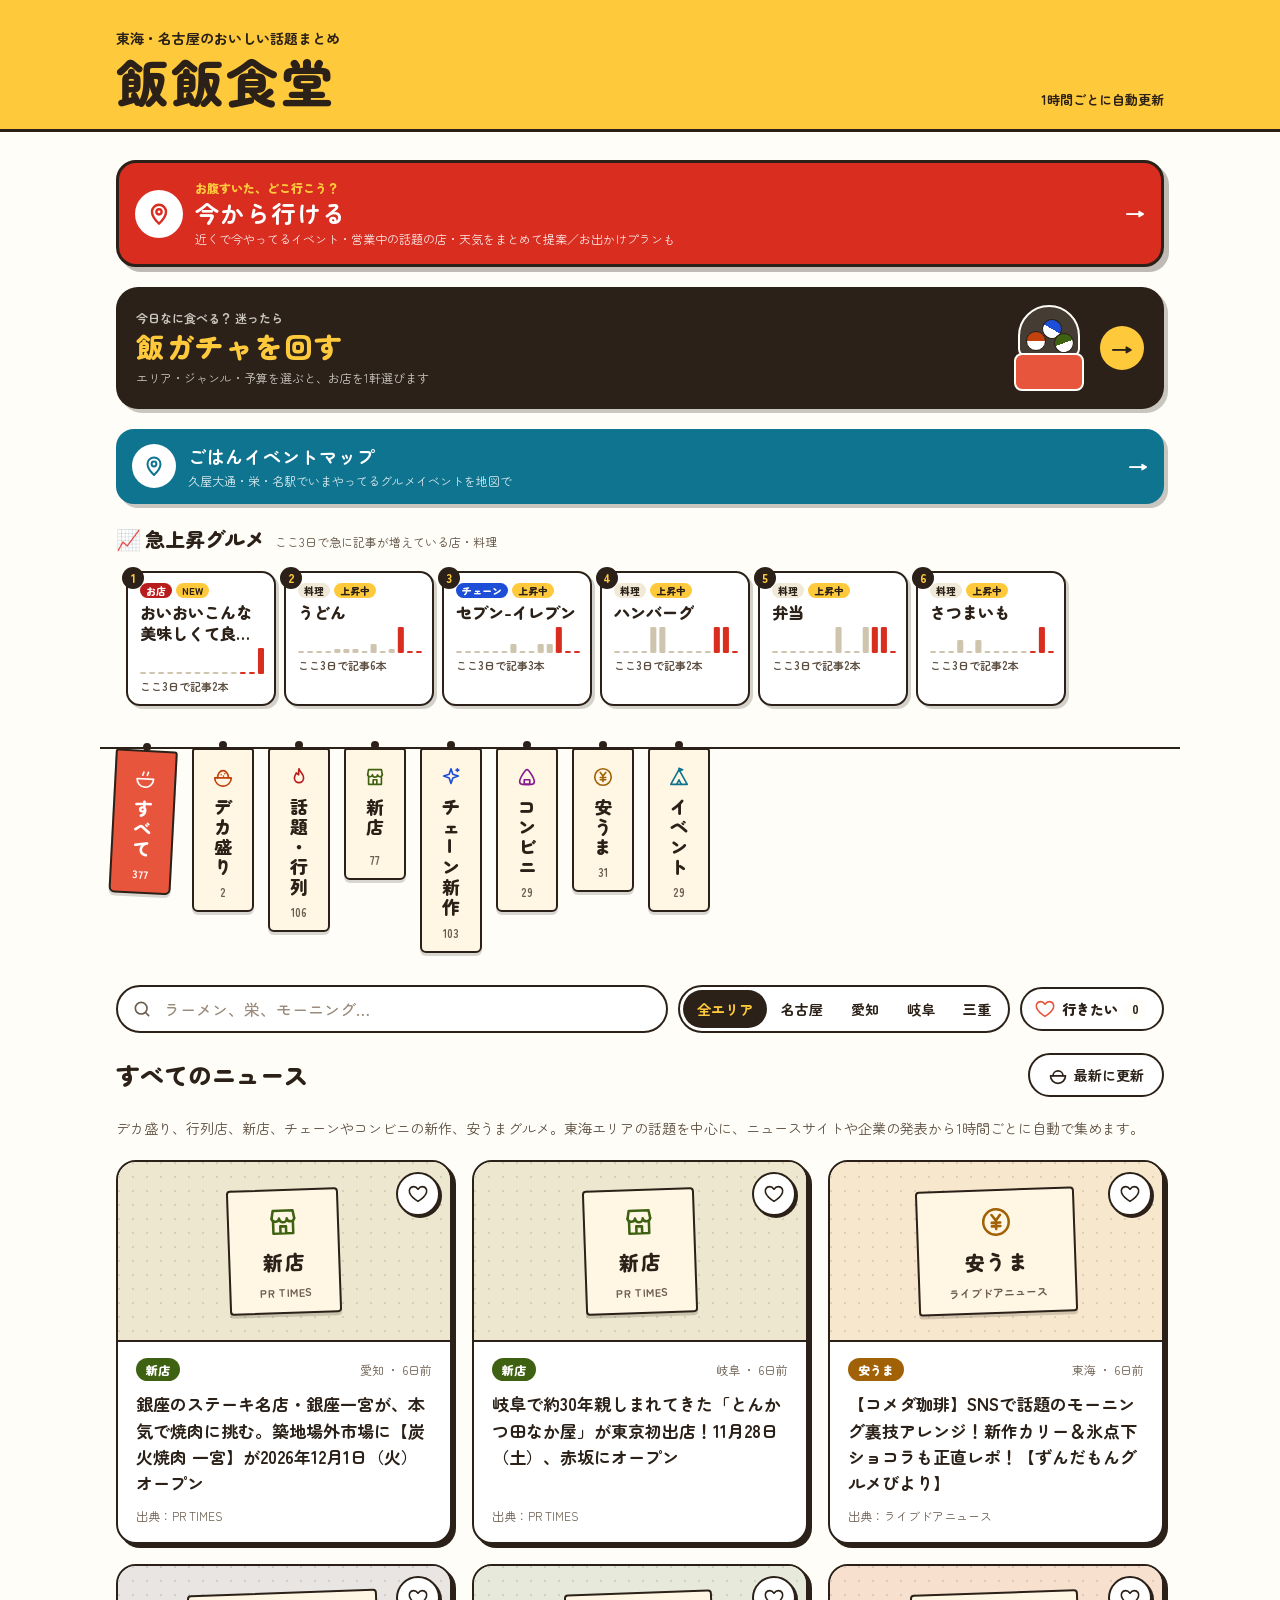
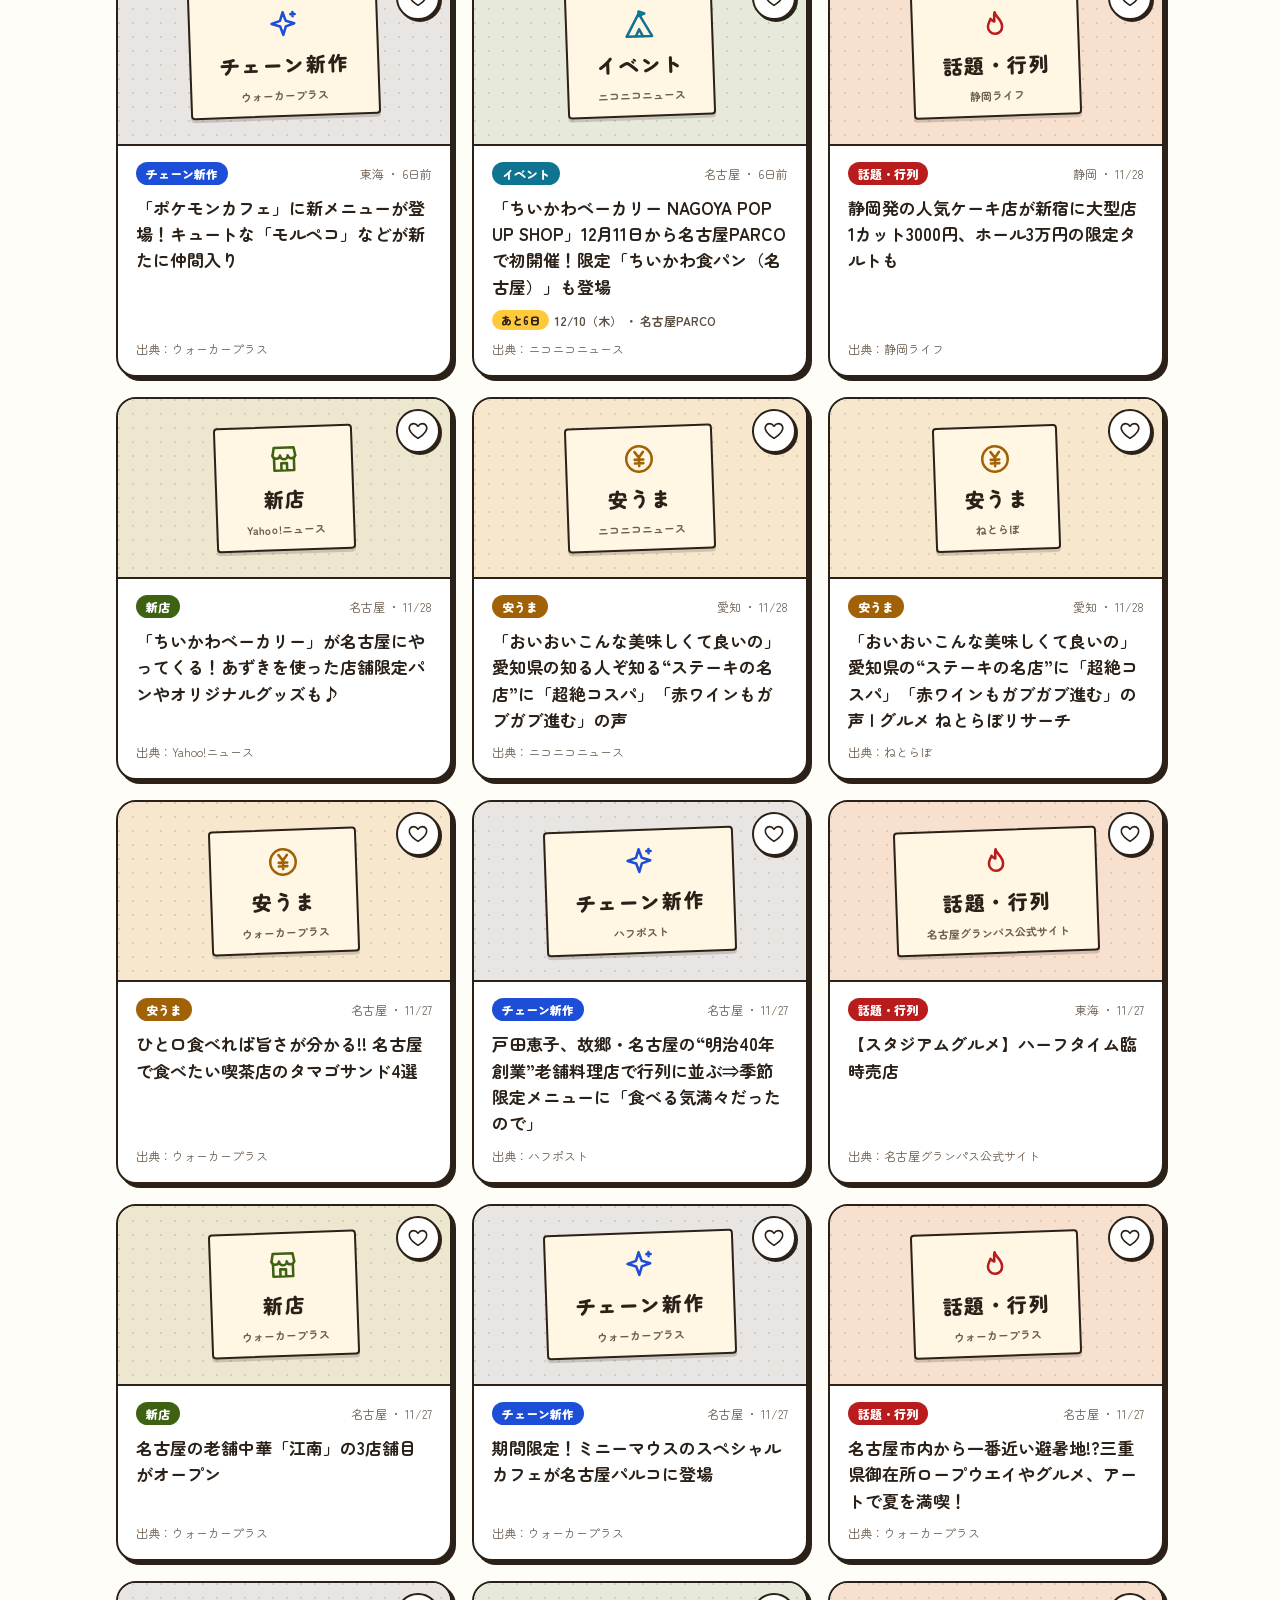
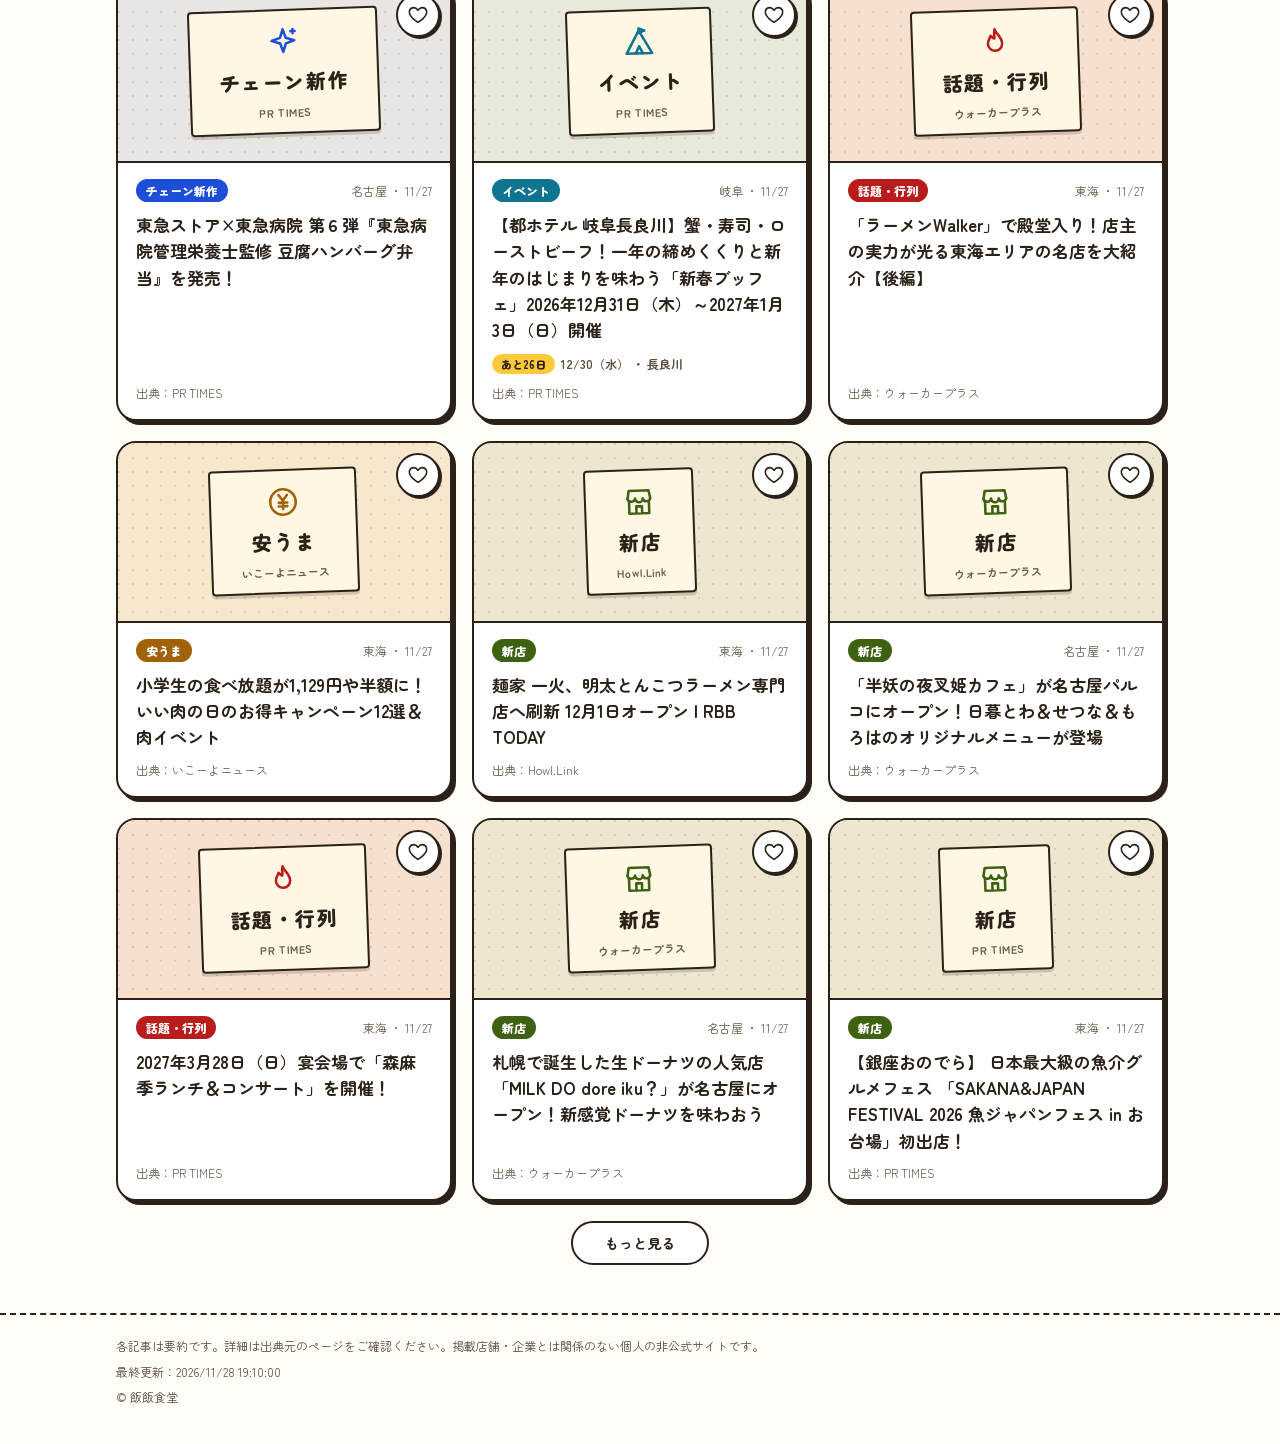
<file: index.html>
<!doctype html>
<html lang="ja">
<head>
<meta charset="utf-8">
<meta name="viewport" content="width=device-width, initial-scale=1, viewport-fit=cover">
<title>飯飯食堂｜東海・名古屋のおいしい話題まとめ</title>
<meta name="description" content="デカ盛り、行列店、新店、チェーンやコンビニの新作、安うまグルメ。東海・名古屋のグルメニュースを1時間ごとに自動でまとめる非公式サイト">
<meta name="theme-color" content="#FFC93C">
<meta property="og:title" content="飯飯食堂">
<meta property="og:description" content="東海・名古屋のおいしい話題を1時間ごとに自動でまとめるサイト">
<meta property="og:type" content="website">
<link rel="icon" href="assets/icon.svg" type="image/svg+xml">
<link rel="manifest" href="manifest.webmanifest">
<link rel="apple-touch-icon" href="assets/apple-touch-icon.png">
<meta name="apple-mobile-web-app-capable" content="yes">
<meta name="mobile-web-app-capable" content="yes">
<meta name="apple-mobile-web-app-title" content="飯飯食堂">
<meta name="apple-mobile-web-app-status-bar-style" content="default">
<link rel="preconnect" href="https://fonts.googleapis.com">
<link rel="preconnect" href="https://fonts.gstatic.com" crossorigin>
<link href="https://fonts.googleapis.com/css2?family=Zen+Maru+Gothic:wght@500;700;900&display=swap" rel="stylesheet">
<link rel="stylesheet" href="assets/style.css">
</head>
<body>
<header class="site-header">
  <div class="wrap header-inner">
    <div>
      <p class="tagline">東海・名古屋のおいしい話題まとめ</p>
      <h1 class="logo">飯飯食堂</h1>
    </div>
    <p class="update-note">1時間ごとに自動更新</p>
  </div>
</header>

<div class="ticker" id="ticker" hidden>
  <div class="wrap ticker-inner">
    <span class="ticker-badge">● 速報</span>
    <a class="ticker-text" id="ticker-text" href="#" target="_blank" rel="noopener"></a>
  </div>
</div>

<main class="wrap main">
  <a class="now-entry" href="now.html">
    <span class="now-entry-icon" aria-hidden="true"><svg viewBox="0 0 24 24" fill="none" stroke="currentColor" stroke-width="2.2" stroke-linecap="round" stroke-linejoin="round"><path d="M12 21s-6.5-6.2-6.5-11a6.5 6.5 0 0 1 13 0c0 4.8-6.5 11-6.5 11z"/><circle cx="12" cy="10" r="2.4"/></svg></span>
    <span class="now-entry-text"><span class="now-entry-small">お腹すいた、どこ行こう？</span><b>今から行ける</b><span>近くで今やってるイベント・営業中の話題の店・天気をまとめて提案／お出かけプランも</span></span>
    <span class="ev-entry-arrow" aria-hidden="true">→</span>
  </a>
  <a class="gacha-entry" href="gacha.html">
    <span class="ge-text">
      <span class="ge-small">今日なに食べる？ 迷ったら</span>
      <span class="ge-title">飯ガチャを回す</span>
      <span class="ge-sub">エリア・ジャンル・予算を選ぶと、お店を1軒選びます</span>
    </span>
    <span class="ge-machine" aria-hidden="true">
      <span class="ge-dome"><span class="ge-cap" style="--c:#C2410C"></span><span class="ge-cap" style="--c:#1D4ED8"></span><span class="ge-cap" style="--c:#3F6212"></span></span>
      <span class="ge-base"></span>
    </span>
    <span class="ge-arrow" aria-hidden="true">→</span>
  </a>
  <a class="ev-entry" href="events.html">
    <span class="ev-entry-icon" aria-hidden="true"><svg viewBox="0 0 24 24" fill="none" stroke="currentColor" stroke-width="2" stroke-linecap="round" stroke-linejoin="round"><path d="M12 21s-6.5-6.2-6.5-11a6.5 6.5 0 0 1 13 0c0 4.8-6.5 11-6.5 11z"/><circle cx="12" cy="10" r="2.4"/></svg></span>
    <span class="ev-entry-text"><b>ごはんイベントマップ</b><span>久屋大通・栄・名駅でいまやってるグルメイベントを地図で</span></span>
    <span class="ev-entry-arrow" aria-hidden="true">→</span>
  </a>

  <section class="tr" id="trends" aria-labelledby="tr-heading" hidden>
    <div class="tr-head">
      <h2 id="tr-heading"><span class="tr-fire" aria-hidden="true">📈</span>急上昇グルメ</h2>
      <span class="tr-sub">ここ3日で急に記事が増えている店・料理</span>
    </div>
    <div class="tr-row" id="tr-row"></div>
  </section>

  <nav class="tabs" id="tabs" aria-label="カテゴリ"></nav>

  <div class="tools">
    <form class="search" id="search-form" role="search">
      <label class="visually-hidden" for="q">キーワードで探す</label>
      <svg class="search-icon" viewBox="0 0 24 24" fill="none" stroke="currentColor" stroke-width="2" stroke-linecap="round" aria-hidden="true"><circle cx="11" cy="11" r="7"/><path d="M20 20l-3.5-3.5"/></svg>
      <input type="search" id="q" placeholder="ラーメン、栄、モーニング…" autocomplete="off" enterkeyhint="search">
    </form>
    <div class="tool-row">
      <div class="areas" id="areas" role="group" aria-label="エリア"></div>
      <button type="button" class="saved-toggle" id="saved-toggle" aria-pressed="false" aria-label="行きたいリスト"><span class="saved-label">行きたい</span> <span class="saved-count" id="saved-count">0</span></button>
    </div>
  </div>

  <div class="list-head">
    <h2 id="heading">すべてのニュース</h2>
    <span class="new-count" id="new-count" hidden></span>
    <button type="button" class="refresh" id="refresh"><svg class="rf-icon" viewBox="0 0 24 24" fill="none" stroke="currentColor" stroke-width="2" stroke-linecap="round" stroke-linejoin="round" aria-hidden="true"><path d="M3 13h18a9 9 0 0 1-18 0z"/><path d="M6 13c0-3.5 2.7-6 6-6s6 2.5 6 6"/><path class="rf-steam" d="M9 5c0-1 1-1.5 1-2.5M14 5c0-1 1-1.5 1-2.5"/></svg><span class="rf-label">最新に更新</span></button>
  </div>
  <p class="lead">デカ盛り、行列店、新店、チェーンやコンビニの新作、安うまグルメ。東海エリアの話題を中心に、ニュースサイトや企業の発表から1時間ごとに自動で集めます。</p>
  <p class="status" id="status">ニュースを読み込み中…</p>

  <div class="grid" id="grid"></div>
  <button type="button" class="more" id="more" hidden>もっと見る</button>
</main>

<footer class="site-footer">
  <div class="wrap">
    <p>各記事は要約です。詳細は出典元のページをご確認ください。掲載店舗・企業とは関係のない個人の非公式サイトです。</p>
    <p id="updated"></p>
    <p>© 飯飯食堂</p>
  </div>
</footer>

<div class="serve" id="serve" hidden>
  <div class="serve-card" role="status" aria-live="polite">
    <div class="serve-art" aria-hidden="true">
      <span class="serve-steam"><i></i><i></i><i></i></span>
      <span class="serve-rice"><i class="umeboshi"></i><i class="goma g1"></i><i class="goma g2"></i><i class="goma g3"></i></span>
      <span class="serve-bowl"></span>
      <span class="serve-foot"></span>
      <span class="serve-stamp">できたて！</span>
    </div>
    <p class="serve-text" id="serve-text">炊きたてのニュースを<br>よそっています…</p>
  </div>
</div>
<div class="toast" id="toast" role="status" aria-live="polite" hidden></div>

<div class="offline-bar" id="offline-bar" hidden>電波がないため、前回読み込んだ内容を表示しています</div>
<div class="a2hs" id="a2hs" hidden>
  <img src="assets/icon-192.png" alt="" width="40" height="40">
  <p class="a2hs-text" id="a2hs-text"></p>
  <button type="button" class="a2hs-btn" id="a2hs-btn" hidden>追加する</button>
  <button type="button" class="a2hs-close" id="a2hs-close" aria-label="閉じる">×</button>
</div>
<script src="assets/app.js"></script>
</body>
</html>
</file>
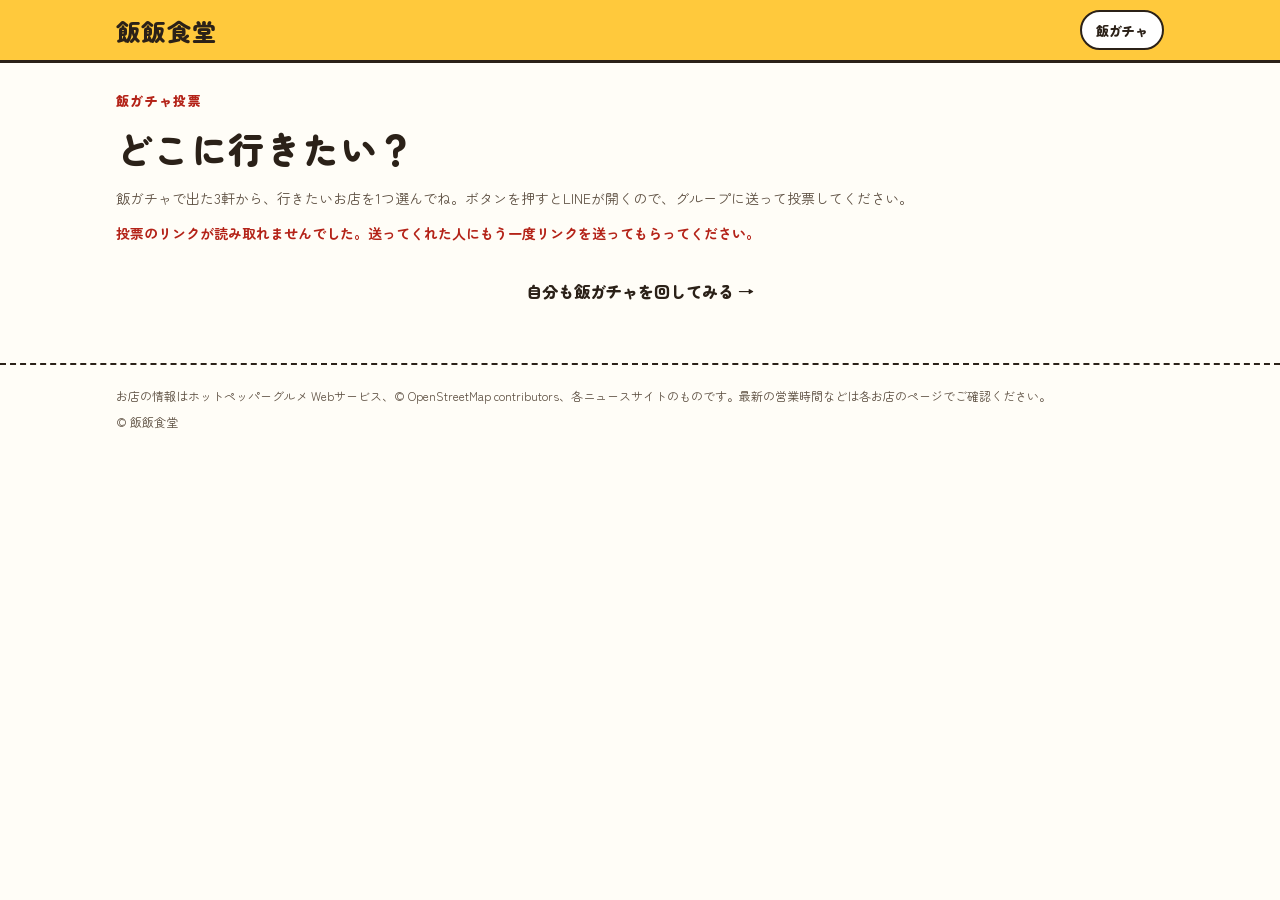
<file: vote.html>
<!doctype html>
<html lang="ja">
<head>
<meta charset="utf-8">
<meta name="viewport" content="width=device-width, initial-scale=1, viewport-fit=cover">
<title>飯ガチャ投票｜飯飯食堂</title>
<meta name="description" content="飯ガチャで出た3軒から、行きたいお店に投票しよう">
<meta name="theme-color" content="#2B2118">
<meta property="og:title" content="飯ガチャ投票｜どこに行きたい？">
<meta property="og:description" content="飯ガチャで出た3軒から、行きたいお店に1票！">
<meta property="og:type" content="website">
<link rel="icon" href="assets/icon.svg" type="image/svg+xml">
<link rel="manifest" href="manifest.webmanifest">
<link rel="apple-touch-icon" href="assets/apple-touch-icon.png">
<meta name="apple-mobile-web-app-capable" content="yes">
<meta name="mobile-web-app-capable" content="yes">
<meta name="apple-mobile-web-app-title" content="飯飯食堂">
<meta name="apple-mobile-web-app-status-bar-style" content="default">
<link rel="preconnect" href="https://fonts.googleapis.com">
<link rel="preconnect" href="https://fonts.gstatic.com" crossorigin>
<link href="https://fonts.googleapis.com/css2?family=Zen+Maru+Gothic:wght@500;700;900&display=swap" rel="stylesheet">
<link rel="stylesheet" href="assets/style.css">
</head>
<body class="gacha-page">
<header class="mini-header">
  <div class="wrap mini-inner">
    <a class="mini-logo" href="./">飯飯食堂</a>
    <nav class="mini-nav" aria-label="サイト">
      <a href="gacha.html">飯ガチャ</a>
    </nav>
  </div>
</header>

<main class="wrap main">
  <section class="vote" id="vote" aria-labelledby="vote-heading">
    <p class="vote-kicker">飯ガチャ投票</p>
    <h1 class="vote-heading" id="vote-heading">どこに行きたい？</h1>
    <p class="vote-lead2">飯ガチャで出た3軒から、行きたいお店を1つ選んでね。ボタンを押すとLINEが開くので、グループに送って投票してください。</p>
    <p class="vote-status" id="vote-status"></p>
    <div class="vote-list" id="vote-list"></div>
    <a class="vote-self" href="gacha.html">自分も飯ガチャを回してみる →</a>
  </section>
</main>

<footer class="site-footer">
  <div class="wrap">
    <p>お店の情報はホットペッパーグルメ Webサービス、© OpenStreetMap contributors、各ニュースサイトのものです。最新の営業時間などは各お店のページでご確認ください。</p>
    <p>© 飯飯食堂</p>
  </div>
</footer>

<script src="assets/config.js"></script>
<script src="assets/app.js"></script>
</body>
</html>
</file>
<file: assets/style.css>
:root {
  --ink: #2B2118;
  --sub: #5C4E40;
  --muted: #6B5D4F;
  --ground: #FFFDF7;
  --yellow: #FFC93C;
  --red: #E8553D;
  --card: #FFFFFF;
  --photo: #F3E6C4;
}

* { box-sizing: border-box; }

body {
  margin: 0;
  background: var(--ground);
  color: var(--ink);
  font-family: 'Zen Maru Gothic', 'Hiragino Maru Gothic ProN', 'Hiragino Sans', sans-serif;
  -webkit-text-size-adjust: 100%;
}

a { color: var(--ink); text-decoration: none; }
a:hover { color: #C2410C; }
button { font-family: inherit; cursor: pointer; }

.wrap {
  max-width: 1080px;
  margin: 0 auto;
  padding-left: max(16px, env(safe-area-inset-left));
  padding-right: max(16px, env(safe-area-inset-right));
}

/* ヘッダー */
.site-header { background: var(--yellow); border-bottom: 3px solid var(--ink); }
.header-inner {
  padding-top: 28px; padding-bottom: 20px;
  display: flex; flex-wrap: wrap; align-items: flex-end; justify-content: space-between; gap: 12px;
}
.tagline { margin: 0 0 4px; font-size: 14px; font-weight: 700; }
.logo { margin: 0; font-size: 52px; font-weight: 900; letter-spacing: 0.06em; line-height: 1.1; }
.update-note { margin: 0; font-size: 13px; font-weight: 700; }

/* 速報 */
.ticker { background: var(--ink); color: var(--ground); }
.ticker-inner { padding-top: 10px; padding-bottom: 10px; display: flex; align-items: center; gap: 12px; font-size: 14px; }
.ticker-badge {
  background: var(--red); color: #fff; font-weight: 900;
  padding: 2px 10px; border-radius: 999px; flex-shrink: 0;
}
.ticker-text { color: var(--ground); overflow: hidden; white-space: nowrap; text-overflow: ellipsis; min-width: 0; }
.ticker-text:hover { color: var(--yellow); }

/* 本体 */
.main { padding-top: 28px; padding-bottom: 48px; display: flex; flex-direction: column; gap: 20px; }


/* ===== カテゴリ：食堂のお品書き札 ===== */
.tabs { position: relative; }
.tab { all: unset; box-sizing: border-box; cursor: pointer; font-family: inherit; -webkit-tap-highlight-color: transparent; }
.tab:focus-visible { outline: 3px solid var(--red); outline-offset: 2px; }
.tab-icon { display: inline-flex; }
.tab-icon svg { width: 100%; height: 100%; }

.tabs {
  display: flex; flex-wrap: nowrap; align-items: flex-start; gap: 10px; overflow-x: auto; scrollbar-width: none;
  margin: 0 -16px; padding: 14px 16px 12px;
  background:
    linear-gradient(var(--ink), var(--ink)) 0 13px / 100% 2px no-repeat;
}
.tabs::-webkit-scrollbar { display: none; }
.tab {
  flex: 0 0 auto; position: relative;
  width: 54px; min-height: 132px; padding: 16px 0 10px;
  display: flex; flex-direction: column; align-items: center; gap: 8px;
  background: #FFF6E3; border: 2px solid var(--ink); border-radius: 3px 3px 6px 6px;
  box-shadow: 0 3px 0 rgba(43, 33, 24, 0.18);
  color: var(--ink); transform-origin: 50% 0;
  transition: transform .25s cubic-bezier(.3, 1.6, .5, 1), background .2s, color .2s;
}
.tab::before { /* 吊るしている釘 */
  content: ""; position: absolute; top: -9px; left: 50%; width: 8px; height: 8px; margin-left: -4px;
  border-radius: 50%; background: var(--ink);
}
.tab-icon { width: 22px; height: 22px; color: var(--cat); }
.tab-label {
  display: flex; flex-direction: column; align-items: center;
  font-size: 16px; font-weight: 900; line-height: 1.12;
}
.tab-label .ch { display: block; }
.tab-label .chouon { transform: rotate(90deg); }
.count {
  margin-top: auto; font-size: 11px; font-weight: 700; color: var(--muted);
}
.tab:hover { transform: rotate(-2deg); }
.tab[aria-pressed="true"] {
  background: var(--red); color: #fff; transform: rotate(3deg) translateY(2px);
}
.tab[aria-pressed="true"] .tab-icon,
.tab[aria-pressed="true"] .count { color: #fff; }

@media (min-width: 720px) {
  .tabs { gap: 14px; }
  .tab { width: 62px; }
  .tab-label { font-size: 18px; }
}

.list-head { display: flex; flex-wrap: wrap; align-items: center; justify-content: space-between; gap: 12px; }
.list-head h2 { margin: 0; font-size: 24px; font-weight: 900; }
.refresh, .more {
  background: #fff; border: 2px solid var(--ink); border-radius: 999px;
  padding: 10px 18px; font-size: 14px; font-weight: 700; color: var(--ink); min-height: 44px;
}
.refresh:disabled { opacity: 0.5; cursor: default; }
.more { align-self: center; padding: 10px 32px; }

.lead { margin: 0; font-size: 14px; line-height: 1.7; color: var(--sub); }
.status { margin: 0; font-size: 14px; color: var(--muted); }
.status:empty { display: none; }

/* カード */
.grid { display: grid; grid-template-columns: repeat(auto-fill, minmax(300px, 1fr)); gap: 20px; }

.card {
  position: relative;
  background: var(--card); border: 2px solid var(--ink); border-radius: 20px; overflow: hidden;
  display: flex; flex-direction: column; box-shadow: 4px 4px 0 var(--ink);
  transition: transform 0.12s ease, box-shadow 0.12s ease;
}
.card:hover { transform: translate(-2px, -2px); box-shadow: 6px 6px 0 var(--ink); }
.card-link { display: flex; flex-direction: column; flex: 1; color: var(--ink); }
.card-link:hover { color: var(--ink); }
.card-link:hover .title { text-decoration: underline; text-decoration-thickness: 2px; text-underline-offset: 4px; }

.photo {
  position: relative;
  height: 180px; background: var(--photo); border-bottom: 2px solid var(--ink);
  display: flex; align-items: center; justify-content: center; overflow: hidden;
}
.photo img { width: 100%; height: 100%; object-fit: cover; display: block; }
.photo.no-photo {
  background:
    radial-gradient(circle at 1px 1px, rgba(43, 33, 24, 0.12) 1px, transparent 0) 0 0 / 14px 14px,
    color-mix(in srgb, var(--cat) 10%, #FFF6E3);
}
.photo-fallback {
  display: flex; flex-direction: column; align-items: center; gap: 8px;
  padding: 14px 28px 12px; background: #FFF6E3; border: 2px solid var(--ink); border-radius: 4px;
  box-shadow: 0 3px 0 rgba(43, 33, 24, 0.18); transform: rotate(-2deg); max-width: 80%;
}
.photo-fallback .tab-icon { width: 34px; height: 34px; color: var(--cat); }
.fb-label { font-size: 20px; font-weight: 900; letter-spacing: 0.08em; color: var(--ink); }
.fb-source { font-size: 11px; font-weight: 700; color: var(--muted); white-space: nowrap; overflow: hidden; text-overflow: ellipsis; max-width: 100%; }
.fb-source:empty { display: none; }

.card-body { padding: 16px 18px 18px; display: flex; flex-direction: column; gap: 10px; flex: 1; }
.meta { display: flex; align-items: center; justify-content: space-between; gap: 8px; }
.chip { font-size: 12px; font-weight: 900; color: #fff; padding: 3px 10px; border-radius: 999px; white-space: nowrap; }
.when { font-size: 12px; color: var(--muted); text-align: right; }
.title { font-size: 17px; font-weight: 700; line-height: 1.55; }
.source { font-size: 12px; color: var(--muted); margin-top: auto; }

/* フッター */
.site-footer { border-top: 2px dashed var(--ink); }
.site-footer .wrap { padding-top: 20px; padding-bottom: 32px; }
.site-footer p { margin: 0 0 4px; font-size: 12px; line-height: 1.8; color: var(--sub); }

@media (max-width: 600px) {
  .logo { font-size: 42px; }
  .grid { grid-template-columns: minmax(0, 1fr); gap: 16px; }
  .photo { height: 160px; }
}

/* ===== 共通の小物 ===== */
.visually-hidden {
  position: absolute !important; width: 1px; height: 1px; padding: 0; margin: -1px;
  overflow: hidden; clip: rect(0 0 0 0); white-space: nowrap; border: 0;
}
.list-head .refresh { margin-left: auto; }

/* NEW */
.new-badge {
  position: absolute; top: 12px; left: 12px; z-index: 1;
  background: var(--red); color: #fff; font-size: 12px; font-weight: 900; letter-spacing: 0.08em;
  padding: 4px 10px; border: 2px solid var(--ink); border-radius: 4px; transform: rotate(-4deg);
  box-shadow: 2px 2px 0 var(--ink);
}
.new-count {
  background: var(--red); color: #fff; font-size: 13px; font-weight: 900;
  padding: 4px 12px; border-radius: 999px;
}

/* 行きたいボタン */
.save-btn {
  position: absolute; top: 10px; right: 10px; z-index: 2;
  width: 44px; height: 44px; border-radius: 50%; padding: 0;
  display: flex; align-items: center; justify-content: center;
  background: #fff; border: 2px solid var(--ink); color: var(--ink); cursor: pointer;
  box-shadow: 2px 2px 0 var(--ink); -webkit-tap-highlight-color: transparent;
}
.save-btn .heart, .saved-toggle .heart { display: inline-flex; width: 22px; height: 22px; }
.save-btn .heart svg, .saved-toggle .heart svg { width: 100%; height: 100%; }
.save-btn[aria-pressed="true"] { background: var(--red); color: #fff; }
.save-btn[aria-pressed="true"] .heart svg { fill: currentColor; }
.save-btn.pop { animation: pop .35s cubic-bezier(.3, 1.8, .5, 1); }
@keyframes pop { 0% { transform: scale(.7); } 100% { transform: scale(1); } }
.save-btn:focus-visible, .saved-toggle:focus-visible, .area:focus-visible { outline: 3px solid var(--red); outline-offset: 2px; }

/* ===== 飯ガチャ ===== */
.gacha {
  background: var(--ink); color: var(--ground);
  border-radius: 22px; padding: 18px 16px 20px;
  display: flex; flex-direction: column; gap: 14px;
  box-shadow: 4px 4px 0 rgba(43, 33, 24, 0.25);
}
.gacha-heading { margin: 0; font-size: 34px; font-weight: 900; letter-spacing: 0.08em; color: var(--yellow); line-height: 1.15; }
.gacha-small { display: block; font-size: 14px; color: var(--ground); letter-spacing: 0.06em; margin-bottom: 2px; }
.gacha-lead { margin: 6px 0 0; font-size: 13px; line-height: 1.7; color: rgba(255, 253, 247, 0.8); }
.gacha-body { display: grid; grid-template-columns: minmax(0, 1fr); gap: 16px; }
.gacha-controls { display: flex; flex-direction: column; gap: 8px; }
.g-label { margin: 4px 0 0; font-size: 12px; font-weight: 900; letter-spacing: 0.12em; color: rgba(255, 253, 247, 0.7); }
.g-pills { display: flex; flex-wrap: wrap; gap: 6px; }
.g-pill {
  min-height: 38px; padding: 0 14px; border-radius: 999px; cursor: pointer;
  background: transparent; color: var(--ground); border: 1.5px solid rgba(255, 253, 247, 0.45);
  font-family: inherit; font-size: 14px; font-weight: 700;
}
.g-pill[aria-pressed="true"] { background: var(--cat, var(--yellow)); border-color: var(--cat, var(--yellow)); color: #fff; }
.g-pill:not([style])[aria-pressed="true"] { color: var(--ink); }
.g-pill:focus-visible, .g-spin:focus-visible, .g-again:focus-visible { outline: 3px solid var(--yellow); outline-offset: 2px; }
.g-spin {
  margin-top: 10px; min-height: 58px; border-radius: 16px; cursor: pointer;
  background: var(--yellow); color: var(--ink); border: 3px solid var(--ground);
  font-family: inherit; font-size: 20px; font-weight: 900; letter-spacing: 0.1em;
  box-shadow: 0 5px 0 #C99A1B; transition: transform .1s, box-shadow .1s;
}
.g-spin:active:not(:disabled) { transform: translateY(4px); box-shadow: 0 1px 0 #C99A1B; }
.g-spin:disabled { opacity: 0.5; cursor: default; }
.g-pool { margin: 0; font-size: 12px; color: rgba(255, 253, 247, 0.7); }

.gacha-stage { display: flex; justify-content: center; align-items: flex-start; min-height: 290px; }

/* ガチャの機械（CSSで描画） */
.machine { position: relative; width: 200px; height: 290px; flex: none; }
.machine[hidden] { display: none; }
.dome {
  position: absolute; left: 10px; top: 0; width: 180px; height: 150px; overflow: hidden;
  border: 3px solid var(--ground); border-radius: 90px 90px 16px 16px;
  background: rgba(255, 253, 247, 0.12);
}
.dome::after {
  content: ""; position: absolute; left: 22px; top: 18px; width: 26px; height: 60px; border-radius: 20px;
  background: rgba(255, 255, 255, 0.35); transform: rotate(20deg);
}
.cap {
  position: absolute; width: 42px; height: 42px; border-radius: 50%; border: 2px solid var(--ink);
  background: linear-gradient(var(--c) 50%, #fff 50%);
}
.cap:nth-child(2n) { transform: rotate(35deg); }
.cap:nth-child(3n) { transform: rotate(-25deg); }
.base {
  position: absolute; left: 0; top: 142px; width: 200px; height: 112px;
  background: var(--red); border: 3px solid var(--ground); border-radius: 14px;
}
.plate {
  position: absolute; left: 50%; top: 10px; transform: translateX(-50%);
  background: var(--ink); color: var(--yellow); font-size: 13px; font-weight: 900; letter-spacing: 0.12em;
  padding: 3px 12px; border-radius: 6px; white-space: nowrap;
}
.handle {
  position: absolute; left: 20px; top: 44px; width: 54px; height: 54px; border-radius: 50%;
  background: var(--ground); border: 3px solid var(--ink);
}
.grip { position: absolute; left: 50%; top: 4px; bottom: 4px; width: 12px; margin-left: -6px; border-radius: 6px; background: var(--ink); }
.outlet { position: absolute; right: 18px; bottom: 12px; width: 62px; height: 46px; border-radius: 12px 12px 6px 6px; background: var(--ink); }
.drop {
  position: absolute; left: 127px; top: 196px; width: 46px; height: 46px; opacity: 0; z-index: 2;
  --c: var(--yellow);
}
.cap-top, .cap-bottom {
  position: absolute; left: 0; width: 46px; height: 23px; border: 2px solid var(--ink); box-sizing: border-box;
  transition: transform .45s cubic-bezier(.3, 1.4, .5, 1), opacity .45s;
}
.cap-top { top: 0; border-radius: 23px 23px 0 0; background: var(--c); border-bottom-width: 1px; }
.cap-bottom { bottom: 0; border-radius: 0 0 23px 23px; background: #fff; border-top-width: 1px; }

.machine.spinning .handle { animation: g-turn 1s cubic-bezier(.5, 0, .3, 1); }
.machine.spinning .cap { animation: g-jiggle .18s ease-in-out 6 alternate; }
.machine.dropping .drop { animation: g-drop .8s ease-in forwards; }
.machine.opening .drop { opacity: 1; transform: translateY(46px); filter: drop-shadow(0 0 14px #FFC93C); }
.machine.opening .cap-top { transform: translate(-18px, -30px) rotate(-50deg); opacity: 0; }
.machine.opening .cap-bottom { transform: translate(14px, 10px) rotate(30deg); opacity: 0; }
@keyframes g-turn { to { transform: rotate(720deg); } }
@keyframes g-jiggle { from { translate: 0 0; } to { translate: 3px -8px; } }
@keyframes g-drop {
  0% { opacity: 0; transform: translateY(-14px) scale(.6); }
  25% { opacity: 1; transform: translateY(0) scale(1); }
  60% { transform: translateY(46px); }
  75% { transform: translateY(34px); }
  88% { transform: translateY(46px); }
  94% { transform: translateY(42px); }
  100% { opacity: 1; transform: translateY(46px); }
}

/* 結果 */
.g-result { width: 100%; display: flex; flex-direction: column; gap: 12px; }
.g-result[hidden] { display: none; }
.g-result.show { animation: g-pop .5s cubic-bezier(.3, 1.6, .5, 1); }
@keyframes g-pop { from { transform: scale(.85); opacity: 0; } to { transform: scale(1); opacity: 1; } }
.g-hit { margin: 0; font-size: 20px; font-weight: 900; color: var(--yellow); display: flex; align-items: center; gap: 8px; flex-wrap: wrap; }
.g-hit-chip { background: var(--ground); color: var(--ink); font-size: 15px; padding: 3px 12px; border-radius: 999px; }
.g-card { position: relative; background: #FFF6E3; color: var(--ink); border: 2px solid var(--ink); border-radius: 16px; overflow: hidden; }
.g-link { display: flex; flex-direction: column; color: var(--ink); }
.g-link:hover { color: var(--ink); }
.g-link .photo { height: 190px; }
.g-card-body { padding: 14px 16px 16px; display: flex; flex-direction: column; gap: 8px; }
.g-card-body .when { text-align: left; }
.g-title { font-size: 22px; font-weight: 900; line-height: 1.4; }
.g-catch { font-size: 13px; font-weight: 700; color: #B42318; }
.g-info { display: flex; flex-direction: column; gap: 4px; margin-top: 2px; }
.g-info-row { display: grid; grid-template-columns: 4.5em minmax(0, 1fr); gap: 6px; font-size: 13px; line-height: 1.55; }
.g-info-label {
  font-size: 11px; font-weight: 900; text-align: center; align-self: start; margin-top: 2px;
  background: var(--ink); color: var(--ground); border-radius: 4px; padding: 1px 0;
}
.g-info-text { color: var(--sub); display: -webkit-box; -webkit-line-clamp: 2; -webkit-box-orient: vertical; overflow: hidden; }
.g-credit { margin: 0; display: flex; flex-wrap: wrap; align-items: center; gap: 6px 10px; font-size: 11px; color: rgba(255, 253, 247, 0.6); }
.g-credit img { display: block; background: #fff; border-radius: 2px; }
.gacha.not-ready .gacha-stage, .gacha.not-ready .g-label, .gacha.not-ready .g-pills { display: none; }
.g-cta { font-size: 14px; font-weight: 900; color: #B42318; }
.g-link:hover .g-title { text-decoration: underline; text-decoration-thickness: 2px; text-underline-offset: 5px; }
.g-actions { display: flex; flex-wrap: wrap; justify-content: center; gap: 10px; }
.g-map {
  display: inline-flex; align-items: center; min-height: 46px; padding: 0 20px; border-radius: 999px;
  background: var(--yellow); color: var(--ink); border: 2px solid var(--yellow);
  font-size: 15px; font-weight: 900; max-width: 100%; overflow: hidden; text-overflow: ellipsis; white-space: nowrap;
}
.g-map:hover { color: var(--ink); background: #FFD866; }
.g-again {
  align-self: center; min-height: 46px; padding: 0 22px; border-radius: 999px; cursor: pointer;
  background: transparent; color: var(--ground); border: 2px solid var(--ground);
  font-family: inherit; font-size: 15px; font-weight: 900;
}
@media (min-width: 760px) {
  .gacha { padding: 22px 26px 26px; }
  .gacha-heading { font-size: 40px; }
  .gacha-body { grid-template-columns: minmax(0, 1fr) minmax(0, 1.1fr); gap: 28px; align-items: start; }
  .gacha-stage { min-height: 320px; align-items: center; }
}
@media (prefers-reduced-motion: reduce) {
  .g-result.show { animation: none; }
}

/* ===== 検索・エリア・行きたい ===== */
.tools {
  display: grid; gap: 10px;
  grid-template-columns: minmax(0, 1fr) auto;
  grid-template-areas: "search saved" "areas areas";
}
.search { grid-area: search; }
.tool-row { display: contents; }
.areas { grid-area: areas; justify-self: start; }
.saved-toggle { grid-area: saved; }
.search { position: relative; margin: 0; }
.search-icon { position: absolute; left: 16px; top: 50%; width: 20px; height: 20px; margin-top: -10px; color: var(--muted); pointer-events: none; }
.search input {
  width: 100%; min-height: 48px; padding: 10px 16px 10px 46px;
  border: 2px solid var(--ink); border-radius: 999px; background: #fff; color: var(--ink);
  font-family: inherit; font-size: 16px; font-weight: 700; -webkit-appearance: none; appearance: none;
}
.search input::placeholder { color: #9A8B7A; font-weight: 500; }
.search input:focus { outline: none; box-shadow: 0 0 0 3px var(--yellow); }
.areas {
  display: flex; border: 2px solid var(--ink); border-radius: 999px; background: #fff; padding: 3px;
  overflow-x: auto; scrollbar-width: none; max-width: 100%;
}
.areas::-webkit-scrollbar { display: none; }
.area {
  flex: 0 0 auto; min-height: 38px; padding: 0 14px; border: 0; border-radius: 999px;
  background: transparent; color: var(--ink); font-family: inherit; font-size: 14px; font-weight: 700; cursor: pointer;
}
.area[aria-pressed="true"] { background: var(--ink); color: var(--yellow); }
.saved-toggle {
  display: inline-flex; align-items: center; gap: 6px; min-height: 44px; padding: 0 16px 0 12px;
  border: 2px solid var(--ink); border-radius: 999px; background: #fff; color: var(--ink);
  font-family: inherit; font-size: 14px; font-weight: 900; cursor: pointer;
}
.saved-toggle .heart { color: var(--red); }
.saved-count {
  min-width: 22px; height: 22px; padding: 0 6px; border-radius: 999px; background: var(--ground);
  display: inline-flex; align-items: center; justify-content: center; font-size: 12px;
}
.saved-toggle[aria-pressed="true"] { background: var(--red); color: #fff; }
.saved-toggle[aria-pressed="true"] .heart { color: #fff; }
.saved-toggle[aria-pressed="true"] .heart svg { fill: currentColor; }
.saved-toggle[aria-pressed="true"] .saved-count { background: #fff; color: var(--red); }
@media (max-width: 420px) {
  .saved-toggle { padding: 0 12px 0 10px; }
  .saved-label { display: none; }
}
@media (min-width: 760px) {
  .tools { grid-template-columns: minmax(0, 1fr) auto auto; grid-template-areas: "search areas saved"; align-items: center; }
}

/* ===== トップの「飯ガチャ」入口 ===== */
.gacha-entry {
  position: relative; display: flex; align-items: center; gap: 16px;
  background: var(--ink); color: var(--ground); border-radius: 22px;
  padding: 18px 20px; box-shadow: 4px 4px 0 rgba(43, 33, 24, 0.25); overflow: hidden;
  transition: transform .12s, box-shadow .12s;
}
.gacha-entry:hover { color: var(--ground); transform: translate(-2px, -2px); box-shadow: 6px 6px 0 rgba(43, 33, 24, 0.3); }
.gacha-entry:active { transform: translate(2px, 2px); box-shadow: 1px 1px 0 rgba(43, 33, 24, 0.3); }
.gacha-entry:focus-visible { outline: 3px solid var(--red); outline-offset: 3px; }
.ge-text { flex: 1; min-width: 0; display: flex; flex-direction: column; gap: 4px; }
.ge-small { font-size: 12px; font-weight: 700; color: rgba(255, 253, 247, 0.75); }
.ge-title { font-size: 28px; font-weight: 900; letter-spacing: 0.06em; color: var(--yellow); line-height: 1.2; }
.ge-sub { font-size: 12px; color: rgba(255, 253, 247, 0.75); line-height: 1.6; }
.ge-arrow {
  flex: none; width: 44px; height: 44px; border-radius: 50%; background: var(--yellow); color: var(--ink);
  display: flex; align-items: center; justify-content: center; font-size: 22px; font-weight: 900;
}
.ge-machine { flex: none; position: relative; width: 70px; height: 86px; }
.ge-dome {
  position: absolute; left: 4px; top: 0; width: 62px; height: 52px; overflow: hidden;
  border: 2.5px solid var(--ground); border-radius: 31px 31px 8px 8px; background: rgba(255, 253, 247, 0.12);
}
.ge-cap {
  position: absolute; width: 20px; height: 20px; border-radius: 50%; border: 1.5px solid var(--ink);
  background: linear-gradient(var(--c) 50%, #fff 50%);
}
.ge-cap:nth-child(1) { left: 6px; top: 24px; }
.ge-cap:nth-child(2) { left: 22px; top: 12px; transform: rotate(30deg); }
.ge-cap:nth-child(3) { left: 34px; top: 26px; transform: rotate(-20deg); }
.ge-base { position: absolute; left: 0; top: 48px; width: 70px; height: 38px; background: var(--red); border: 2.5px solid var(--ground); border-radius: 8px; }
.gacha-entry:hover .ge-cap { animation: g-jiggle .18s ease-in-out 4 alternate; }
@media (max-width: 420px) {
  .gacha-entry { padding: 16px; gap: 12px; }
  .ge-title { font-size: 24px; }
  .ge-machine { display: none; }
}

/* ===== ガチャのページ ===== */
.mini-header { background: var(--yellow); border-bottom: 3px solid var(--ink); }
.mini-inner { display: flex; align-items: center; justify-content: space-between; gap: 12px; min-height: 60px; }
.mini-logo { font-size: 24px; font-weight: 900; letter-spacing: 0.06em; color: var(--ink); }
.mini-logo:hover { color: var(--ink); }
.mini-nav { display: flex; gap: 6px; }
.mini-nav a {
  display: inline-flex; align-items: center; min-height: 40px; padding: 0 14px; border-radius: 999px;
  border: 2px solid var(--ink); background: #fff; font-size: 13px; font-weight: 900;
}
.gacha-page .gacha { min-height: 0; }
.back-link { align-self: flex-start; font-size: 14px; font-weight: 700; color: var(--sub); padding: 8px 0; }

/* ===== 飯ガチャ：追加の絞り込み・バッジ・シェア ===== */
.g-pill { display: inline-flex; align-items: center; gap: 6px; }
.g-pill-icon { display: inline-flex; width: 16px; height: 16px; }
.g-pill-icon svg { width: 100%; height: 100%; }
.g-pill.near { border-style: dashed; }
.g-near[hidden] { display: none; }
.g-near { display: flex; flex-direction: column; gap: 8px; padding: 10px 12px; border-radius: 14px; background: rgba(255, 253, 247, 0.08); }
#g-opts .g-pill[aria-pressed="true"] { background: var(--ground); border-color: var(--ground); color: var(--ink); }
#g-opts .g-pill[aria-pressed="true"]::before { content: "✓"; font-weight: 900; }

.g-badges { display: flex; flex-wrap: wrap; gap: 6px; }
.g-badge {
  font-size: 12px; font-weight: 900; padding: 3px 10px; border-radius: 999px;
  background: #EFE6D2; color: var(--ink);
}
.g-badge.open { background: #DCEFD5; color: #24510F; }
.g-badge.closed { background: #F1E3E0; color: #8A2A1B; }
.g-badge.dist { background: var(--ink); color: var(--yellow); }
.g-badge.hot, .g-hit-chip.hot { background: var(--red); color: #fff; }
.g-news-title { font-size: 13px; line-height: 1.6; color: var(--sub); }

.g-share { display: flex; flex-wrap: wrap; align-items: center; justify-content: center; gap: 8px; }
.g-share-label { font-size: 12px; font-weight: 900; color: rgba(255, 253, 247, 0.7); margin-right: 2px; }
.g-share-btn {
  display: inline-flex; align-items: center; justify-content: center; min-height: 40px; min-width: 64px; padding: 0 14px;
  border-radius: 999px; font-family: inherit; font-size: 13px; font-weight: 900; cursor: pointer;
  border: 2px solid var(--ground); background: transparent; color: var(--ground);
}
.g-share-btn.line { background: #06C755; border-color: #06C755; color: #fff; }
.g-share-btn.x { background: #000; border-color: #000; color: #fff; }
.g-share-btn:hover { color: inherit; opacity: 0.9; }
.g-share-btn.line:hover, .g-share-btn.x:hover { color: #fff; }

/* ===== ガチャ履歴 ===== */
.g-history { display: flex; flex-direction: column; gap: 10px; }
.gh-head { display: flex; align-items: center; justify-content: space-between; gap: 12px; }
.gh-head h2 { margin: 0; font-size: 22px; font-weight: 900; }
.gh-clear {
  min-height: 40px; padding: 0 14px; border-radius: 999px; border: 2px solid var(--ink); background: #fff;
  font-family: inherit; font-size: 13px; font-weight: 700; color: var(--ink); cursor: pointer;
}
.gh-empty { margin: 0; font-size: 14px; color: var(--muted); }
.gh-empty[hidden] { display: none; }
.gh-list { list-style: none; margin: 0; padding: 0; display: grid; grid-template-columns: repeat(auto-fill, minmax(280px, 1fr)); gap: 10px; }
.gh-link {
  display: flex; align-items: center; gap: 12px; padding: 8px 12px 8px 8px;
  background: #fff; border: 2px solid var(--ink); border-radius: 14px; color: var(--ink);
}
.gh-link:hover { color: var(--ink); background: #FFF6E3; }
.gh-thumb {
  flex: none; width: 56px; height: 56px; border-radius: 10px; overflow: hidden;
  background: color-mix(in srgb, var(--c) 18%, #FFF6E3); border: 1.5px solid var(--ink);
}
.gh-thumb img { width: 100%; height: 100%; object-fit: cover; display: block; }
.gh-text { flex: 1; min-width: 0; display: flex; flex-direction: column; gap: 2px; }
.gh-name { font-size: 15px; font-weight: 900; white-space: nowrap; overflow: hidden; text-overflow: ellipsis; }
.gh-meta { font-size: 12px; color: var(--muted); white-space: nowrap; overflow: hidden; text-overflow: ellipsis; }
.gh-badge { flex: none; font-size: 11px; font-weight: 900; color: #fff; background: var(--red); padding: 2px 8px; border-radius: 999px; }

/* ===== 更新ボタン：炊きたてごはんをよそう演出 ===== */
.refresh { display: inline-flex; align-items: center; gap: 6px; }
.rf-icon { width: 20px; height: 20px; }
.rf-steam { opacity: 0; }
.refresh:hover .rf-steam, .refresh.cooking .rf-steam { animation: rf-steam 1s ease-in-out infinite; }
@keyframes rf-steam { 0% { opacity: 0; transform: translateY(2px); } 50% { opacity: 1; } 100% { opacity: 0; transform: translateY(-3px); } }

.serve {
  position: fixed; inset: 0; z-index: 50; display: flex; align-items: center; justify-content: center;
  padding: 16px; background: rgba(43, 33, 24, 0); transition: background .25s;
}
.serve[hidden] { display: none; }
.serve.open { background: rgba(43, 33, 24, 0.55); }
.serve.close { background: rgba(43, 33, 24, 0); }
.serve-card {
  width: min(300px, 100%); padding: 26px 20px 22px; border-radius: 24px; text-align: center;
  background: var(--ground); border: 3px solid var(--ink); box-shadow: 6px 6px 0 var(--ink);
  transform: translateY(30px) scale(.9); opacity: 0;
  transition: transform .35s cubic-bezier(.3, 1.5, .5, 1), opacity .25s;
}
.serve.open .serve-card { transform: none; opacity: 1; }
.serve.close .serve-card { transform: translateY(-10px) scale(.95); opacity: 0; }
.serve-text { margin: 14px 0 0; font-size: 16px; font-weight: 900; line-height: 1.6; color: var(--ink); }

/* どんぶり */
.serve-art { position: relative; width: 180px; height: 170px; margin: 24px auto 0; }
.serve-bowl {
  position: absolute; left: 10px; top: 76px; width: 160px; height: 74px;
  background:
    repeating-linear-gradient(90deg, transparent 0 18px, rgba(255, 255, 255, .22) 18px 26px) 0 22px / 100% 10px no-repeat,
    #C2410C;
  border: 3px solid var(--ink); border-top-width: 4px; border-radius: 6px 6px 80px 80px;
}
.serve-foot { position: absolute; left: 62px; top: 146px; width: 56px; height: 14px; background: #9A3412; border: 3px solid var(--ink); border-radius: 0 0 8px 8px; }
/* ごはん（下からむくっと盛られる） */
.serve-rice {
  position: absolute; left: 22px; top: 22px; width: 136px; height: 64px;
  background: #fff; border: 3px solid var(--ink); border-bottom: none; border-radius: 70px 70px 0 0;
  transform-origin: 50% 100%; transform: scaleY(0);
}
.serve.open .serve-rice { animation: rice-up 1.1s cubic-bezier(.3, 1.3, .5, 1) .25s forwards; }
@keyframes rice-up { 0% { transform: scaleY(0); } 60% { transform: scaleY(1.08) scaleX(.97); } 100% { transform: scaleY(1); } }
.goma { position: absolute; width: 5px; height: 3px; border-radius: 50%; background: var(--ink); opacity: 0; }
.goma.g1 { left: 34px; top: 22px; transform: rotate(20deg); }
.goma.g2 { left: 92px; top: 16px; transform: rotate(-30deg); }
.goma.g3 { left: 70px; top: 34px; transform: rotate(60deg); }
.umeboshi {
  position: absolute; left: 54px; top: 0; width: 26px; height: 24px; border-radius: 50%;
  background: radial-gradient(circle at 35% 35%, #F87171 0 18%, #DC2626 40%, #991B1B 100%);
  border: 2px solid var(--ink); transform: translateY(-90px); opacity: 0;
}
.serve.done .umeboshi { animation: ume-drop .45s cubic-bezier(.4, 0, .6, 1) forwards; }
.serve.done .goma { opacity: 1; transition: opacity .2s .3s; }
@keyframes ume-drop { 0% { transform: translateY(-90px); opacity: 1; } 70% { transform: translateY(2px) scaleY(.85); opacity: 1; } 100% { transform: translateY(-4px); opacity: 1; } }
/* 湯気 */
.serve-steam { position: absolute; left: 50px; top: -30px; width: 80px; height: 50px; }
.serve-steam i {
  position: absolute; bottom: 0; width: 14px; height: 40px; border: 4px solid rgba(43, 33, 24, .5);
  border-left: none; border-bottom: none; border-top: none; border-radius: 50%; opacity: 0;
}
.serve-steam i:nth-child(1) { left: 6px; }
.serve-steam i:nth-child(2) { left: 34px; height: 48px; }
.serve-steam i:nth-child(3) { left: 62px; }
.serve.open .serve-steam i { animation: steam 1.6s ease-in-out infinite; }
.serve.open .serve-steam i:nth-child(2) { animation-delay: .4s; }
.serve.open .serve-steam i:nth-child(3) { animation-delay: .8s; }
@keyframes steam {
  0% { opacity: 0; transform: translateY(14px) scaleX(1); }
  30% { opacity: 1; }
  100% { opacity: 0; transform: translateY(-16px) scaleX(-1); }
}
/* できたて！のハンコ */
.serve-stamp {
  position: absolute; right: -6px; top: 6px; padding: 6px 8px; border-radius: 50%;
  width: 74px; height: 74px; display: flex; align-items: center; justify-content: center; white-space: nowrap;
  background: var(--red); color: #fff; border: 3px solid var(--ink); font-size: 12px; font-weight: 900; line-height: 1.1;
  transform: scale(0) rotate(-30deg);
}
.serve.done .serve-stamp { animation: stamp .4s cubic-bezier(.3, 1.8, .5, 1) .25s forwards; }
@keyframes stamp { to { transform: scale(1) rotate(-12deg); } }
.serve.fail .serve-rice { animation: none; transform: scaleY(.3); }

/* 記事の盛り付け */
.card.served { animation: served .5s cubic-bezier(.3, 1.4, .5, 1) both; animation-delay: calc(var(--i, 0) * 60ms); }
@keyframes served { from { opacity: 0; transform: translateY(18px) scale(.97); } to { opacity: 1; transform: none; } }

/* トースト */
.toast {
  position: fixed; left: 50%; bottom: max(20px, env(safe-area-inset-bottom)); z-index: 60;
  max-width: calc(100% - 32px); padding: 12px 18px; border-radius: 999px;
  background: var(--ink); color: var(--ground); font-size: 14px; font-weight: 900; text-align: center;
  box-shadow: 0 6px 20px rgba(0, 0, 0, .25);
  transform: translate(-50%, 20px); opacity: 0; transition: transform .3s cubic-bezier(.3, 1.5, .5, 1), opacity .25s;
}
.toast.show { transform: translate(-50%, 0); opacity: 1; }
@media (prefers-reduced-motion: reduce) {
  .card.served { animation: none; }
}

/* ===== 3連ガチャ ===== */
.drop-extra { display: none; }
.machine.triple .drop-extra { display: block; }
.machine.triple.dropping #drop2 { animation: g-roll2 .9s ease-in .25s forwards; }
.machine.triple.dropping #drop3 { animation: g-roll3 .9s ease-in .45s forwards; }
.machine.triple.opening #drop2 { opacity: 1; transform: translate(-54px, 46px); filter: drop-shadow(0 0 14px #FFC93C); }
.machine.triple.opening #drop3 { opacity: 1; transform: translate(-108px, 46px); filter: drop-shadow(0 0 14px #FFC93C); }
@keyframes g-roll2 {
  0% { opacity: 0; transform: translate(0, -14px) scale(.6); }
  25% { opacity: 1; transform: translate(0, 0) scale(1); }
  55% { transform: translate(0, 46px); }
  100% { opacity: 1; transform: translate(-54px, 46px) rotate(-200deg); }
}
@keyframes g-roll3 {
  0% { opacity: 0; transform: translate(0, -14px) scale(.6); }
  25% { opacity: 1; transform: translate(0, 0) scale(1); }
  50% { transform: translate(0, 46px); }
  100% { opacity: 1; transform: translate(-108px, 46px) rotate(-400deg); }
}
.g-trio { display: flex; flex-direction: column; gap: 10px; }
.g-trio-card {
  display: grid; grid-template-columns: 76px minmax(0, 1fr); grid-template-rows: auto auto; gap: 4px 12px;
  align-items: center; text-align: left; width: 100%; padding: 10px; cursor: pointer;
  background: #FFF6E3; color: var(--ink); border: 2px solid var(--ink); border-radius: 16px;
  font-family: inherit; box-shadow: 3px 3px 0 rgba(0, 0, 0, .35);
  animation: trio-in .45s cubic-bezier(.3, 1.5, .5, 1) both; animation-delay: calc(var(--i, 0) * 120ms);
  transition: transform .1s, box-shadow .1s;
}
.g-trio-card:hover { transform: translate(-1px, -1px); box-shadow: 4px 4px 0 rgba(0, 0, 0, .4); }
.g-trio-card:active { transform: translate(2px, 2px); box-shadow: 1px 1px 0 rgba(0, 0, 0, .35); }
.g-trio-card:focus-visible { outline: 3px solid var(--yellow); outline-offset: 2px; }
@keyframes trio-in { from { opacity: 0; transform: translateY(14px) scale(.96); } to { opacity: 1; transform: none; } }
.g-trio-thumb {
  grid-row: 1 / span 2; position: relative; width: 76px; height: 76px; border-radius: 12px; overflow: hidden;
  background: color-mix(in srgb, var(--c) 25%, #FFF6E3); border: 2px solid var(--ink);
}
.g-trio-thumb img { width: 100%; height: 100%; object-fit: cover; display: block; }
.g-trio-num {
  position: absolute; left: 4px; top: 4px; width: 22px; height: 22px; border-radius: 50%;
  background: var(--ink); color: var(--yellow); font-size: 12px; font-weight: 900;
  display: flex; align-items: center; justify-content: center;
}
.g-trio-text { display: flex; flex-direction: column; gap: 4px; min-width: 0; }
.g-trio-genre { align-self: flex-start; font-size: 11px; font-weight: 900; color: #fff; padding: 2px 9px; border-radius: 999px; }
.g-trio-genre.hot { background: var(--red); }
.g-trio-name { font-size: 16px; font-weight: 900; line-height: 1.35; overflow: hidden; display: -webkit-box; -webkit-line-clamp: 2; -webkit-box-orient: vertical; }
.g-trio-meta { font-size: 12px; color: var(--sub); }
.g-trio-go {
  justify-self: end; font-size: 13px; font-weight: 900; color: #B42318;
  padding: 4px 12px; border: 2px solid #B42318; border-radius: 999px; background: #fff;
}
.g-back { border-style: dashed; }

/* ===== 気分で選ぶ ===== */
.g-label-row { display: flex; align-items: center; justify-content: space-between; gap: 8px; margin-top: 4px; }
.g-label-row .g-label { margin: 0; }
.g-mood-open {
  min-height: 36px; padding: 0 12px; border-radius: 999px; cursor: pointer;
  background: var(--ground); color: var(--ink); border: 2px solid var(--yellow);
  font-family: inherit; font-size: 12px; font-weight: 700;
}
.g-mood-open b { margin-left: 4px; font-weight: 900; color: #B42318; }
.g-pill.g-pill-mood[aria-pressed="true"] { background: var(--red); border-color: var(--red); color: #fff; }
.g-pill.g-pill-mood { border-color: var(--red); }

.mood-overlay {
  position: fixed; inset: 0; z-index: 50; display: flex; align-items: center; justify-content: center;
  padding: 16px; background: rgba(43, 33, 24, 0); transition: background .25s;
}
.mood-overlay[hidden] { display: none; }
.mood-overlay.open { background: rgba(43, 33, 24, .6); }
.mood-card {
  width: min(380px, 100%); max-height: calc(100vh - 32px); max-height: calc(100dvh - 32px); overflow-y: auto;
  border-radius: 24px; padding: 18px 18px 22px;
  background: var(--ground); color: var(--ink); border: 3px solid var(--ink); box-shadow: 6px 6px 0 var(--ink);
  transform: translateY(24px) scale(.95); opacity: 0; transition: transform .3s cubic-bezier(.3, 1.5, .5, 1), opacity .2s;
}
.mood-overlay.open .mood-card { transform: none; opacity: 1; }
.mood-head { display: flex; align-items: center; justify-content: space-between; }
.mood-title { margin: 0; font-size: 14px; font-weight: 900; letter-spacing: .1em; color: var(--sub); }
.mood-close {
  width: 40px; height: 40px; border-radius: 50%; border: 2px solid var(--ink); background: #fff;
  font-size: 20px; line-height: 1; cursor: pointer; color: var(--ink);
}
.mood-dots { display: flex; gap: 6px; justify-content: center; margin: 6px 0 14px; }
.mood-dot { width: 8px; height: 8px; border-radius: 50%; background: rgba(43, 33, 24, .2); }
.mood-dot.on { background: var(--red); }
.mood-q { margin: 0 0 16px; text-align: center; font-size: 22px; font-weight: 900; line-height: 1.5; animation: trio-in .35s both; }
.mood-answers { display: grid; grid-template-columns: 1fr 1fr; gap: 10px; }
.mood-a {
  min-height: 64px; padding: 8px; border-radius: 16px; cursor: pointer;
  background: #fff; color: var(--ink); border: 2px solid var(--ink); box-shadow: 3px 3px 0 var(--ink);
  font-family: inherit; font-size: 16px; font-weight: 900; transition: transform .1s, box-shadow .1s, background .15s;
}
.mood-a:hover { background: var(--yellow); }
.mood-a:active { transform: translate(3px, 3px); box-shadow: 0 0 0 var(--ink); }
.mood-a.any { grid-column: 1 / -1; min-height: 46px; font-size: 14px; font-weight: 700; box-shadow: none; border-style: dashed; }
.mood-genres { display: flex; flex-wrap: wrap; justify-content: center; gap: 8px; margin-bottom: 18px; }
.mood-genre {
  padding: 6px 14px; border-radius: 999px; background: var(--c); color: #fff; font-size: 16px; font-weight: 900;
  border: 2px solid var(--ink); animation: stamp-in .4s cubic-bezier(.3, 1.8, .5, 1) both; animation-delay: calc(var(--i) * 110ms);
}
@keyframes stamp-in { from { transform: scale(0) rotate(-20deg); } to { transform: none; } }
.mood-go { width: 100%; margin-top: 0; }

body.no-scroll { overflow: hidden; }
.g-pool.flash { animation: pool-flash .9s ease-in-out 2; }
@keyframes pool-flash { 50% { color: var(--yellow); } }

/* ===== ホーム画面アプリ ===== */
.offline-bar {
  position: sticky; top: 0; z-index: 40; padding: 8px 16px; text-align: center;
  background: var(--ink); color: var(--yellow); font-size: 13px; font-weight: 700;
}
.offline-bar[hidden] { display: none; }
.a2hs {
  position: fixed; left: 12px; right: 12px; bottom: max(12px, env(safe-area-inset-bottom)); z-index: 45;
  max-width: 520px; margin: 0 auto; display: flex; align-items: center; gap: 10px;
  padding: 10px 10px 10px 12px; border-radius: 18px; background: #fff; color: var(--ink);
  border: 2px solid var(--ink); box-shadow: 4px 4px 0 var(--ink);
  transform: translateY(140%); transition: transform .35s cubic-bezier(.3, 1.4, .5, 1);
}
.a2hs[hidden] { display: none; }
.a2hs.show { transform: none; }
.a2hs img { border-radius: 10px; flex: none; }
.a2hs-text { margin: 0; flex: 1; font-size: 13px; font-weight: 700; line-height: 1.5; }
.a2hs-btn {
  flex: none; min-height: 40px; padding: 0 14px; border-radius: 999px; cursor: pointer;
  background: var(--yellow); color: var(--ink); border: 2px solid var(--ink); font-family: inherit; font-size: 13px; font-weight: 900;
}
.a2hs-close {
  flex: none; width: 36px; height: 36px; border-radius: 50%; cursor: pointer;
  background: transparent; border: 0; color: var(--sub); font-size: 20px; line-height: 1;
}
/* アプリとして開いたときは、画面上の時刻表示などと重ならないようにする */
@media (display-mode: standalone) {
  .site-header, .mini-header { padding-top: env(safe-area-inset-top); }
}

/* 人気上位 */
.g-badge.popular { background: #FFF1C2; color: #8A5A00; border-color: #E0A800; }

/* OpenStreetMap のお店・口コミボタン */
.g-src { font-size: 11px; color: var(--muted); }
.g-map { gap: 6px; }
.g-map-icon { display: inline-flex; width: 18px; height: 18px; }
.g-map-icon svg { width: 100%; height: 100%; fill: currentColor; }
.g-credit a { color: rgba(255, 253, 247, 0.85); text-decoration: underline; }

/* ===== 「行った！」とスタンプ帳 ===== */
.visit-btn {
  position: relative; display: inline-flex; align-items: center; justify-content: center; gap: 8px;
  font-family: inherit; font-weight: 900; cursor: pointer; color: var(--ink);
  background: #fff; border: 2px solid var(--ink); border-radius: 999px;
}
.visit-btn.big { width: 100%; min-height: 52px; font-size: 16px; box-shadow: 3px 3px 0 rgba(0, 0, 0, .35); }
.visit-btn.small { flex: none; align-self: center; min-height: 36px; padding: 0 12px 0 6px; font-size: 12px; margin-right: 8px; }
.visit-stamp {
  display: inline-flex; align-items: center; justify-content: center; width: 30px; height: 30px; border-radius: 50%;
  border: 2px dashed rgba(43, 33, 24, .35); color: transparent; font-size: 14px; font-weight: 900;
}
.visit-btn.small .visit-stamp { width: 24px; height: 24px; font-size: 11px; }
.visit-btn[aria-pressed="true"] { background: #FFF1EC; border-color: #B42318; color: #B42318; }
.visit-btn[aria-pressed="true"] .visit-stamp {
  border: 2px solid #B42318; color: #B42318; transform: rotate(-12deg);
  background: radial-gradient(circle, #fff 55%, rgba(180, 35, 24, .08) 56%);
}
.visit-btn.pon .visit-stamp { animation: pon .45s cubic-bezier(.3, 1.8, .5, 1); }
@keyframes pon { 0% { transform: scale(2.2) rotate(-30deg); opacity: 0; } 60% { opacity: 1; } 100% { transform: scale(1) rotate(-12deg); } }
.gh-item { display: flex; align-items: center; }
.gh-item .gh-link { flex: 1; min-width: 0; }

.stamps {
  background: #FFF6E3; border: 2px solid var(--ink); border-radius: 22px; padding: 18px 16px 16px;
  display: flex; flex-direction: column; gap: 12px; box-shadow: 4px 4px 0 rgba(43, 33, 24, .2);
}
.stamps-head { display: flex; flex-wrap: wrap; align-items: baseline; justify-content: space-between; gap: 4px 12px; }
.stamps-head h2 { margin: 0; font-size: 24px; font-weight: 900; }
.stamps-summary { margin: 0; font-size: 13px; font-weight: 700; color: #B42318; }
.stamps-lead { margin: 0; font-size: 13px; line-height: 1.7; color: var(--sub); }
.stamp-grid { display: grid; grid-template-columns: repeat(4, minmax(0, 1fr)); gap: 10px; }
@media (min-width: 640px) { .stamp-grid { grid-template-columns: repeat(7, minmax(0, 1fr)); } }
.stamp { display: flex; justify-content: center; }
.stamp-ring {
  width: 100%; max-width: 86px; aspect-ratio: 1; border-radius: 50%;
  display: flex; flex-direction: column; align-items: center; justify-content: center; gap: 2px; text-align: center;
  border: 2px dashed rgba(43, 33, 24, .25); color: rgba(43, 33, 24, .4); padding: 4px;
}
.stamp-name { font-size: 11px; font-weight: 900; line-height: 1.2; word-break: keep-all; overflow-wrap: anywhere; }
.stamp-count { font-size: 12px; font-weight: 900; }
.stamp.on .stamp-ring {
  border: 3px solid var(--c); color: var(--c); transform: rotate(var(--r));
  background: radial-gradient(circle, #fff 58%, color-mix(in srgb, var(--c) 10%, #fff) 60%);
  box-shadow: inset 0 0 0 2px #fff, inset 0 0 0 4px color-mix(in srgb, var(--c) 60%, #fff);
}
.stamp-details summary { cursor: pointer; font-size: 14px; font-weight: 900; padding: 6px 0; }
.sl-list { list-style: none; margin: 0; padding: 0; display: flex; flex-direction: column; gap: 6px; }
.sl-item { display: flex; align-items: center; gap: 6px; background: #fff; border: 1.5px solid rgba(43, 33, 24, .2); border-radius: 12px; }
.sl-link { flex: 1; min-width: 0; display: grid; grid-template-columns: 12px minmax(0, 1fr); gap: 2px 10px; padding: 10px 12px; color: var(--ink); }
.sl-dot { grid-row: 1 / span 2; align-self: center; width: 12px; height: 12px; border-radius: 50%; }
.sl-name { font-size: 15px; font-weight: 900; overflow: hidden; text-overflow: ellipsis; white-space: nowrap; }
.sl-meta { font-size: 11px; color: var(--muted); }
.sl-del { flex: none; width: 40px; height: 40px; border: 0; background: transparent; color: var(--muted); font-size: 18px; cursor: pointer; }

/* ===== レア演出 ===== */
.drop.gold .cap-top { background: linear-gradient(135deg, #FFF3B0 0%, #FFD24A 35%, #E0A800 70%, #FFF3B0 100%); }
.drop.gold .cap-bottom { background: linear-gradient(135deg, #fff 0%, #FFF6D6 100%); }
.machine.rare .drop.gold { filter: drop-shadow(0 0 10px #FFD24A); }
.machine.rare::before {
  content: ""; position: absolute; left: 50%; top: 52%; width: 420px; height: 420px; margin: -210px 0 0 -210px; z-index: -1;
  background: repeating-conic-gradient(rgba(255, 210, 74, .55) 0 10deg, transparent 10deg 20deg);
  border-radius: 50%; -webkit-mask-image: radial-gradient(circle, #000 30%, transparent 70%); mask-image: radial-gradient(circle, #000 30%, transparent 70%);
  opacity: 0; transition: opacity .4s;
}
.machine.rare.dropping::before { opacity: 1; animation: rays 3s linear infinite; }
@keyframes rays { to { transform: rotate(360deg); } }
.machine.rare.spinning .dome { animation: rare-shake .12s linear 8; }
@keyframes rare-shake { 25% { transform: translateX(-3px) rotate(-2deg); } 75% { transform: translateX(3px) rotate(2deg); } }
.machine.rare-flash::after {
  content: "レア確定！"; position: absolute; left: 50%; top: 40%; z-index: 5; white-space: nowrap;
  padding: 8px 16px; border-radius: 12px; border: 3px solid var(--ink);
  background: linear-gradient(135deg, #FFF3B0, #FFD24A 50%, #E0A800); color: var(--ink);
  font-size: 22px; font-weight: 900; letter-spacing: .08em; box-shadow: 0 0 24px rgba(255, 210, 74, .9);
  animation: rare-pop .5s cubic-bezier(.3, 1.8, .5, 1) both;
}
@keyframes rare-pop { from { transform: translate(-50%, -50%) scale(0) rotate(-15deg); } to { transform: translate(-50%, -50%) scale(1) rotate(-6deg); } }
.rare-ribbon {
  display: inline-block; margin-right: 8px; padding: 3px 10px; border-radius: 6px;
  background: linear-gradient(135deg, #FFF3B0, #FFD24A 50%, #E0A800); color: var(--ink); font-size: 14px; font-weight: 900;
  border: 2px solid var(--ink); transform: rotate(-4deg);
}
.g-card.rare { border-color: #E0A800; box-shadow: 0 0 0 3px #FFD24A, 0 0 24px rgba(255, 210, 74, .6); }
.g-trio-card.rare { position: relative; border-color: #E0A800; box-shadow: 0 0 0 3px #FFD24A, 3px 3px 0 rgba(0, 0, 0, .35); }
.trio-rare {
  position: absolute; right: 10px; top: -10px; padding: 2px 8px; border-radius: 6px; font-size: 11px; font-weight: 900;
  background: linear-gradient(135deg, #FFF3B0, #FFD24A 50%, #E0A800); border: 2px solid var(--ink); color: var(--ink);
}

/* ===== みんなで投票 ===== */
.vote-box {
  display: flex; flex-wrap: wrap; align-items: center; justify-content: center; gap: 8px;
  padding: 14px; border-radius: 16px; border: 2px dashed rgba(255, 253, 247, .5);
}
.vote-lead { width: 100%; margin: 0 0 2px; text-align: center; font-size: 13px; font-weight: 900; color: var(--yellow); }
.vote-line {
  display: inline-flex; align-items: center; min-height: 46px; padding: 0 20px; border-radius: 999px;
  background: #06C755; color: #fff; font-size: 15px; font-weight: 900;
}
.vote-line:hover { color: #fff; filter: brightness(1.05); }
.vote-more {
  min-height: 46px; padding: 0 16px; border-radius: 999px; cursor: pointer;
  background: transparent; color: var(--ground); border: 2px solid var(--ground); font-family: inherit; font-size: 13px; font-weight: 900;
}

.vote { display: flex; flex-direction: column; gap: 12px; }
.vote-kicker { margin: 0; font-size: 13px; font-weight: 900; color: #B42318; letter-spacing: .1em; }
.vote-heading { margin: 0; font-size: 36px; font-weight: 900; letter-spacing: .04em; }
.vote-lead2 { margin: 0; font-size: 14px; line-height: 1.8; color: var(--sub); }
.vote-status { margin: 0; font-size: 14px; font-weight: 700; color: #B42318; }
.vote-status:empty { display: none; }
.vote-list { display: flex; flex-direction: column; gap: 14px; }
.vote-card {
  display: grid; grid-template-columns: 96px minmax(0, 1fr); gap: 12px; padding: 12px;
  background: #fff; border: 2px solid var(--ink); border-radius: 18px; box-shadow: 4px 4px 0 var(--ink);
  animation: trio-in .45s cubic-bezier(.3, 1.5, .5, 1) both; animation-delay: calc(var(--i, 0) * 120ms);
}
.vote-thumb { position: relative; width: 96px; height: 96px; border-radius: 14px; overflow: hidden; background: var(--photo); border: 2px solid var(--ink); }
.vote-thumb img { width: 100%; height: 100%; object-fit: cover; display: block; }
.vote-num { position: absolute; left: 4px; top: 2px; font-size: 26px; font-weight: 900; color: var(--ink); text-shadow: 0 0 4px #fff, 0 0 4px #fff; }
.vote-body { display: flex; flex-direction: column; gap: 6px; min-width: 0; }
.vote-genre { align-self: flex-start; font-size: 11px; font-weight: 900; padding: 2px 9px; border-radius: 999px; background: var(--ink); color: var(--yellow); }
.vote-name { margin: 0; font-size: 18px; font-weight: 900; line-height: 1.35; }
.vote-meta { margin: 0; font-size: 12px; color: var(--muted); }
.vote-links { display: flex; flex-wrap: wrap; gap: 4px 14px; font-size: 13px; font-weight: 700; }
.vote-link { text-decoration: underline; text-underline-offset: 3px; }
.vote-btn {
  display: inline-flex; align-items: center; justify-content: center; min-height: 46px; margin-top: 4px; padding: 0 14px;
  border-radius: 999px; background: #06C755; color: #fff; font-size: 14px; font-weight: 900; text-align: center;
}
.vote-btn:hover { color: #fff; filter: brightness(1.05); }
.vote-btn.done { background: #fff; color: #058A3C; border: 2px solid #06C755; }
.vote-self { align-self: center; padding: 12px; font-weight: 900; }
@media (max-width: 420px) {
  .vote-card { grid-template-columns: 76px minmax(0, 1fr); }
  .vote-thumb { width: 76px; height: 76px; }
  .vote-heading { font-size: 30px; }
}
.gacha-stage { overflow: hidden; }
.machine.rare { isolation: isolate; }

/* ===== ごはんイベント ===== */
.ev-line { display: flex; flex-wrap: wrap; align-items: center; gap: 6px; font-size: 12px; }
.ev-status {
  display: inline-flex; align-items: center; padding: 2px 9px; border-radius: 999px; font-size: 11px; font-weight: 900; white-space: nowrap;
  background: #E5E1D8; color: var(--ink);
}
.ev-status.now { background: #D92D20; color: #fff; }
.ev-status.soon { background: #FFC93C; color: var(--ink); }
.ev-status.past { background: #CFCAC0; color: #5C4E40; }
.ev-when { color: var(--sub); font-weight: 700; }

.ev-entry {
  display: flex; align-items: center; gap: 12px; padding: 14px 16px; border-radius: 18px;
  background: #0E7490; color: #fff; box-shadow: 4px 4px 0 rgba(43, 33, 24, .25);
}
.ev-entry:hover { color: #fff; transform: translate(-1px, -1px); }
.ev-entry-icon { flex: none; width: 44px; height: 44px; border-radius: 50%; background: #fff; color: #0E7490; display: flex; align-items: center; justify-content: center; }
.ev-entry-icon svg { width: 24px; height: 24px; }
.ev-entry-text { flex: 1; min-width: 0; display: flex; flex-direction: column; gap: 2px; font-size: 12px; line-height: 1.5; color: rgba(255, 255, 255, .85); }
.ev-entry-text b { font-size: 18px; color: #fff; letter-spacing: .04em; }
.ev-entry-arrow { flex: none; font-size: 20px; font-weight: 900; }

.ev { display: flex; flex-direction: column; gap: 12px; }
.ev-kicker { margin: 0; font-size: 13px; font-weight: 900; color: #0E7490; letter-spacing: .08em; }
.ev-heading { margin: 0; font-size: 32px; font-weight: 900; letter-spacing: .04em; }
.ev-lead { margin: 0; font-size: 13px; line-height: 1.8; color: var(--sub); }
.ev-spots { display: flex; flex-wrap: wrap; gap: 6px; }
.ev-spot {
  min-height: 40px; padding: 0 14px; border-radius: 999px; cursor: pointer; font-family: inherit; font-size: 13px; font-weight: 900;
  background: #fff; color: var(--ink); border: 2px solid var(--ink);
}
.ev-spot.is-on { background: #0E7490; color: #fff; border-color: #0E7490; }
.ev-map {
  height: 58vh; min-height: 320px; max-height: 560px; border-radius: 18px; border: 2px solid var(--ink); overflow: hidden;
  box-shadow: 4px 4px 0 rgba(43, 33, 24, .25); background: #E9E4D8; z-index: 0;
}
.ev-map-failed { display: flex; align-items: center; justify-content: center; padding: 16px; text-align: center; font-weight: 700; color: var(--sub); }
.ev-legend { display: flex; flex-wrap: wrap; gap: 4px 14px; font-size: 12px; font-weight: 700; color: var(--sub); }
.ev-legend span { display: inline-flex; align-items: center; gap: 5px; }
.ev-dot { width: 12px; height: 12px; border-radius: 50%; border: 2px solid var(--ink); display: inline-block; background: #E5E1D8; }
.ev-dot.now { background: #D92D20; } .ev-dot.soon { background: #FFC93C; } .ev-dot.past { background: #CFCAC0; }
.ev-filters .g-pill { color: var(--ink); border-color: rgba(43, 33, 24, .35); }
.ev-filters .g-pill[aria-pressed="true"] { background: var(--ink); border-color: var(--ink); color: var(--yellow); }

/* 地図のピン */
.ev-pin-wrap { background: none; border: 0; }
.ev-pin {
  position: relative; display: block; width: 34px; height: 34px; border-radius: 50% 50% 50% 0; transform: rotate(-45deg);
  background: #E5E1D8; border: 3px solid var(--ink); box-shadow: 2px 2px 0 rgba(0, 0, 0, .3);
}
.ev-pin.now { background: #D92D20; } .ev-pin.soon { background: #FFC93C; } .ev-pin.past { background: #CFCAC0; }
.ev-pin-n {
  position: absolute; inset: 0; display: flex; align-items: center; justify-content: center; transform: rotate(45deg);
  font: 900 13px/1 'Zen Maru Gothic', sans-serif; color: #fff; text-shadow: 0 0 2px rgba(0, 0, 0, .6);
}
.ev-pin.soon .ev-pin-n, .ev-pin.unknown .ev-pin-n, .ev-pin.past .ev-pin-n { color: var(--ink); text-shadow: none; }
.ev-pop { font-family: 'Zen Maru Gothic', sans-serif; display: flex; flex-direction: column; gap: 10px; }
.ev-pop-venue { margin: 0; font-size: 15px; font-weight: 900; color: var(--ink); }
.ev-pop-row { display: flex; flex-direction: column; align-items: flex-start; gap: 3px; padding-top: 8px; border-top: 1px dashed rgba(43, 33, 24, .25); }
.ev-pop-title { font-size: 13px; font-weight: 700; line-height: 1.5; color: var(--ink) !important; text-decoration: underline; }
.ev-pop-when { font-size: 11px; color: var(--muted); }
.leaflet-container a.leaflet-popup-close-button { width: 32px; height: 32px; font-size: 22px; }

/* 一覧 */
.ev-list-head { display: flex; flex-wrap: wrap; align-items: baseline; justify-content: space-between; gap: 4px 12px; margin-top: 8px; }
.ev-list-head h2 { margin: 0; font-size: 22px; font-weight: 900; }
.ev-count { margin: 0; font-size: 12px; color: var(--muted); }
.ev-list { display: grid; grid-template-columns: repeat(auto-fill, minmax(300px, 1fr)); gap: 12px; }
.ev-sub { grid-column: 1 / -1; margin: 10px 0 0; font-size: 15px; font-weight: 900; color: var(--sub); }
.ev-card {
  display: flex; flex-direction: column; gap: 8px; padding: 14px; border-radius: 16px; background: #fff;
  border: 2px solid var(--ink); box-shadow: 3px 3px 0 rgba(43, 33, 24, .3);
}
.ev-card.past { opacity: .7; }
.ev-card-head { display: flex; flex-wrap: wrap; align-items: center; gap: 6px; font-size: 12px; }
.ev-title { font-size: 15px; font-weight: 900; line-height: 1.55; color: var(--ink); }
.ev-card-foot { display: flex; flex-wrap: wrap; align-items: center; justify-content: space-between; gap: 6px; margin-top: auto; }
.ev-onmap {
  display: inline-flex; align-items: center; gap: 4px; min-height: 36px; padding: 0 12px; border-radius: 999px; cursor: pointer;
  background: #E6F4F7; color: #0E7490; border: 2px solid #0E7490; font-family: inherit; font-size: 12px; font-weight: 900;
}
.ev-onmap-icon { display: inline-flex; width: 16px; height: 16px; }
.ev-onmap-icon svg { width: 100%; height: 100%; }
.ev-src { font-size: 11px; color: var(--muted); }

/* 今週末のおすすめ */
.ev-weekend {
  padding: 14px; border-radius: 18px; background: var(--yellow, #FFC93C); border: 2px solid var(--ink);
  box-shadow: 4px 4px 0 rgba(43, 33, 24, .25); display: flex; flex-direction: column; gap: 10px; min-width: 0;
}
.ev-wk-head { display: flex; flex-wrap: wrap; align-items: baseline; gap: 4px 10px; }
.ev-wk-head h2 { margin: 0; font-size: 20px; font-weight: 900; }
.ev-wk-days { font-size: 13px; font-weight: 900; color: var(--ink); }
.ev-wk-empty { margin: 0; font-size: 13px; line-height: 1.7; }
.ev-wk-row {
  display: flex; gap: 10px; overflow-x: auto; scroll-snap-type: x mandatory; padding: 2px 2px 6px; margin: 0 -4px;
  -webkit-overflow-scrolling: touch; overscroll-behavior-x: contain;
}
.ev-wk-card {
  flex: 0 0 min(260px, 78%); scroll-snap-align: start; display: flex; flex-direction: column; gap: 6px;
  padding: 12px; border-radius: 14px; background: #fff; border: 2px solid var(--ink);
}
.ev-wk-title {
  font-size: 14px; font-weight: 900; line-height: 1.5; color: var(--ink);
  display: -webkit-box; -webkit-line-clamp: 3; -webkit-box-orient: vertical; overflow: hidden;
}
.ev-wk-venue { margin: 0; font-size: 12px; font-weight: 700; color: #0E7490; }
.ev-wk-foot { display: flex; flex-wrap: wrap; gap: 6px; margin-top: auto; }

/* イベントの行きたい */
.ev-save {
  display: inline-flex; align-items: center; gap: 4px; min-height: 36px; padding: 0 12px; border-radius: 999px; cursor: pointer;
  background: #fff; color: #D92D20; border: 2px solid #D92D20; font-family: inherit; font-size: 12px; font-weight: 900;
}
.ev-save.on { background: #D92D20; color: #fff; }
.ev-save-icon { display: inline-flex; width: 16px; height: 16px; }
.ev-save-icon svg { width: 100%; height: 100%; }
.ev-save.on .ev-save-icon svg { fill: currentColor; }

/* 行きたいイベントのお知らせ */
.ev-notice {
  display: flex; flex-direction: column; gap: 8px; padding: 12px 14px; border-radius: 16px;
  background: #FFF4F2; border: 2px solid #D92D20; box-shadow: 3px 3px 0 rgba(217, 45, 32, .25);
}
.ev-notice-head { display: flex; align-items: center; justify-content: space-between; gap: 8px; color: #B42318; font-size: 14px; }
.ev-notice-close {
  flex: none; width: 36px; height: 36px; border-radius: 50%; border: 0; background: transparent; cursor: pointer;
  font-size: 22px; line-height: 1; color: #B42318; font-family: inherit;
}
.ev-notice-row {
  display: flex; flex-wrap: wrap; align-items: center; gap: 4px 8px; padding-top: 8px;
  border-top: 1px dashed rgba(217, 45, 32, .35); color: var(--ink); text-decoration: none;
}
.ev-notice-tag { flex: none; padding: 2px 8px; border-radius: 999px; background: #FFC93C; font-size: 12px; font-weight: 900; }
.ev-notice-tag.today { background: #D92D20; color: #fff; }
.ev-notice-title { flex: 1 1 200px; min-width: 0; font-size: 13px; font-weight: 700; line-height: 1.5; text-decoration: underline; }
.ev-notice-venue { font-size: 12px; color: #0E7490; font-weight: 700; }
main > .ev-notice { margin-bottom: 12px; }

/* イベントの写真 */
.ev-photo { display: block; color: inherit; }
.ev-photo .photo { height: 100%; border-bottom: 0; }
.ev-photo .photo-fallback { padding: 8px 16px; gap: 4px; }
.ev-photo .photo-fallback .tab-icon { width: 26px; height: 26px; }
.ev-photo .fb-label { font-size: 15px; }
.ev-photo-card { height: 150px; margin: -14px -14px 2px; border-bottom: 2px solid var(--ink); border-radius: 14px 14px 0 0; overflow: hidden; }
.ev-photo-wk { height: 120px; margin: -12px -12px 2px; border-bottom: 2px solid var(--ink); border-radius: 12px 12px 0 0; overflow: hidden; }
.ev-photo-pop { width: 100%; height: 96px; border-radius: 10px; overflow: hidden; border: 1.5px solid var(--ink); }
.ev-photo-pop .photo.no-photo { display: none; }
.ev-notice-thumb { flex: none; width: 52px; height: 52px; border-radius: 10px; border: 1.5px solid var(--ink); overflow: hidden; }
.ev-notice-thumb.no-photo { display: none; }
.ev-wk-card, .ev-card { overflow: hidden; }
.ev-photo-pop:has(.no-photo) { display: none; }

/* 屋内・屋外 */
.ev-place { padding: 1px 8px; border-radius: 999px; font-size: 11px; font-weight: 900; border: 1.5px solid currentColor; }
.ev-place.indoor { color: #0E7490; background: #E6F4F7; }
.ev-place.outdoor { color: #3F7D20; background: #EEF7E6; }

/* 同じイベントの記事 */
.ev-more { font-size: 12px; }
.ev-more summary {
  display: inline-flex; align-items: center; min-height: 32px; padding: 0 10px; border-radius: 999px; cursor: pointer;
  background: #FFF6E3; border: 1.5px dashed rgba(43, 33, 24, .45); font-weight: 900; color: var(--sub); list-style: none;
}
.ev-more summary::-webkit-details-marker { display: none; }
.ev-more summary::after { content: '▾'; margin-left: 6px; }
.ev-more[open] summary::after { content: '▴'; }
.ev-more-list { margin: 8px 0 0; padding: 0 0 0 18px; display: flex; flex-direction: column; gap: 6px; line-height: 1.5; }
.ev-more-list a { color: var(--ink); text-decoration: underline; font-weight: 700; }

/* カレンダーに追加 */
.ev-cal { position: relative; }
.ev-cal-btn {
  display: inline-flex; align-items: center; gap: 4px; min-height: 36px; padding: 0 12px; border-radius: 999px; cursor: pointer;
  background: #fff; color: var(--ink); border: 2px solid var(--ink); font-size: 12px; font-weight: 900; list-style: none;
}
.ev-cal-btn::-webkit-details-marker { display: none; }
.ev-cal[open] .ev-cal-btn { background: var(--ink); color: var(--yellow); }
.ev-cal-menu {
  margin-top: 6px; display: flex; flex-direction: column; gap: 6px; padding: 10px; border-radius: 12px;
  background: #FFF6E3; border: 2px solid var(--ink); min-width: 220px;
}
.ev-cal-link {
  display: flex; align-items: center; min-height: 40px; padding: 0 12px; border-radius: 10px; background: #fff;
  border: 1.5px solid rgba(43, 33, 24, .35); font-size: 13px; font-weight: 900; color: var(--ink); text-decoration: none;
}
.ev-cal-note { margin: 0; font-size: 11px; color: var(--muted); line-height: 1.5; }
.ev-card-foot .ev-cal { flex-basis: auto; }
.ev-card-foot .ev-cal[open] { flex-basis: 100%; }

/* トップの入口：今日の件数 */
.ev-entry-live { display: flex; flex-wrap: wrap; gap: 6px; margin-top: 4px; }
.ev-entry-live em {
  font-style: normal; padding: 2px 10px; border-radius: 999px; background: #fff; color: #B42318; font-size: 12px; font-weight: 900;
}
.ev-entry-live em + em { color: #0E7490; }

/* 週末の天気 */
.ev-wx-row { display: flex; flex-wrap: wrap; align-items: center; gap: 6px; }
.ev-wx {
  display: inline-flex; align-items: center; gap: 5px; padding: 4px 10px; border-radius: 999px; background: #fff;
  border: 2px solid var(--ink); font-size: 12px; font-weight: 700;
}
.ev-wx b { font-weight: 900; }
.ev-wx-icon { font-size: 15px; line-height: 1; }
.ev-wx-temp { color: var(--sub); }
.ev-wx-pop { color: #0E7490; font-weight: 900; }
.ev-wx.rainy { background: #E6F0FA; border-color: #1D5FA8; }
.ev-wx-src { font-size: 11px; color: var(--sub); }
.ev-rain {
  display: flex; flex-wrap: wrap; align-items: center; gap: 8px 12px; padding: 10px 12px; border-radius: 14px;
  background: #1D5FA8; color: #fff;
}
.ev-rain p { margin: 0; flex: 1 1 220px; font-size: 13px; font-weight: 900; line-height: 1.6; }
.ev-rain-btn {
  min-height: 40px; padding: 0 14px; border-radius: 999px; border: 2px solid #fff; background: #fff; color: #1D5FA8;
  font-family: inherit; font-size: 13px; font-weight: 900; cursor: pointer;
}
.ev-place.rainwarn { color: #1D5FA8; background: #E6F0FA; }

/* ================= 今から行ける ／ お出かけプラン ================= */
.nw { display: flex; flex-direction: column; gap: 12px; }
.nw .g-pill { color: var(--ink); border-color: rgba(43, 33, 24, .35); }
.nw .g-pill[aria-pressed="true"] { background: var(--ink); border-color: var(--ink); color: var(--yellow); }
.nw .g-label { color: var(--sub); }
.nw-tabs { display: grid; grid-template-columns: 1fr 1fr; gap: 0; border: 2px solid var(--ink); border-radius: 14px; overflow: hidden; }
.nw-tab {
  min-height: 46px; border: 0; background: #fff; color: var(--ink); font-family: inherit; font-size: 15px; font-weight: 900; cursor: pointer;
}
.nw-tab + .nw-tab { border-left: 2px solid var(--ink); }
.nw-tab[aria-selected="true"] { background: var(--ink); color: var(--yellow); }
.nw-panel { display: flex; flex-direction: column; gap: 12px; }
.nw-panel[hidden] { display: none; }
.nw-start { display: flex; flex-direction: column; gap: 10px; }
.nw-go {
  display: inline-flex; align-items: center; justify-content: center; gap: 10px; min-height: 60px; padding: 0 22px;
  border-radius: 18px; border: 3px solid var(--ink); background: #D92D20; color: #fff; cursor: pointer;
  font-family: inherit; font-size: 20px; font-weight: 900; letter-spacing: .06em; box-shadow: 0 5px 0 var(--ink);
  transition: transform .1s, box-shadow .1s;
}
.nw-go:active:not(:disabled) { transform: translateY(4px); box-shadow: 0 1px 0 var(--ink); }
.nw-go:disabled { opacity: .6; cursor: default; }
.nw-go-icon { display: inline-flex; width: 26px; height: 26px; }
.nw-go-icon svg { width: 100%; height: 100%; }
.nw-or { display: flex; flex-direction: column; gap: 6px; font-size: 12px; font-weight: 700; color: var(--sub); }
.nw-spots { display: flex; flex-wrap: wrap; gap: 6px; }
.nw-status { margin: 0; font-size: 13px; font-weight: 700; color: var(--sub); min-height: 1em; }
.nw-status:empty { display: none; }
#nw-result, #pl-result { display: flex; flex-direction: column; gap: 14px; }
#nw-result[hidden], #pl-result[hidden] { display: none; }
.nw-wx { display: flex; flex-wrap: wrap; align-items: center; gap: 6px; }
.nw-wx:empty { display: none; }

.nw-story {
  display: flex; flex-direction: column; gap: 12px; padding: 16px; border-radius: 20px;
  background: var(--yellow); border: 2px solid var(--ink); box-shadow: 4px 4px 0 rgba(43, 33, 24, .25);
}
.nw-story-kicker { margin: 0; font-size: 12px; font-weight: 900; letter-spacing: .1em; color: #8A5A00; }
.nw-story-text { margin: 0; font-size: 18px; font-weight: 900; line-height: 1.7; color: var(--ink); }
.nw-picks { display: flex; flex-direction: column; gap: 8px; }
.nw-pick, .nw-step-card {
  position: relative; display: flex; gap: 10px; padding: 10px; border-radius: 14px; background: #fff; border: 2px solid var(--ink);
}
.nw-pick-n {
  position: absolute; top: -8px; left: -8px; width: 26px; height: 26px; border-radius: 50%; background: #D92D20; color: #fff;
  display: flex; align-items: center; justify-content: center; font-size: 13px; font-weight: 900; border: 2px solid var(--ink); z-index: 1;
}
.nw-pick-body, .nw-row-body { flex: 1; min-width: 0; display: flex; flex-direction: column; align-items: flex-start; gap: 4px; }
.nw-pick-title { font-size: 16px; font-weight: 900; line-height: 1.45; color: var(--ink); text-decoration: underline; text-decoration-thickness: 1px; }
.nw-thumb { flex: none; width: 76px; height: 76px; border-radius: 10px; overflow: hidden; background: var(--photo, #F1E9D8); border: 1.5px solid rgba(43, 33, 24, .3); }
.nw-thumb img { width: 100%; height: 100%; object-fit: cover; display: block; }
.nw-thumb.none { background: radial-gradient(circle at 1px 1px, rgba(43, 33, 24, .14) 1px, transparent 0) 0 0 / 10px 10px, #FFF6E3; }
.nw-tag { display: inline-block; padding: 1px 8px; border-radius: 999px; font-size: 11px; font-weight: 900; background: #F1E9D8; color: var(--ink); }
.nw-tag.event { background: #0E7490; color: #fff; }
.nw-tag.buzz { background: #B91C1C; color: #fff; }
.nw-tag.open { background: #3F7D20; color: #fff; }
.nw-tag.closed { background: #CFCAC0; color: #5C4E40; }
.nw-meta { font-size: 12px; font-weight: 900; color: #0E7490; }
.nw-row-sub { margin: 0; font-size: 12px; line-height: 1.5; color: var(--sub); overflow: hidden; display: -webkit-box; -webkit-line-clamp: 2; -webkit-box-orient: vertical; }
.nw-news-link { font-size: 12px; font-weight: 700; color: #B91C1C; line-height: 1.5; overflow: hidden; display: -webkit-box; -webkit-line-clamp: 2; -webkit-box-orient: vertical; }
.nw-dir {
  display: inline-flex; align-items: center; min-height: 32px; padding: 0 12px; border-radius: 999px; font-size: 12px; font-weight: 900;
  background: #E6F4F7; color: #0E7490; border: 1.5px solid #0E7490; text-decoration: none;
}
.nw-act {
  display: inline-flex; align-items: center; justify-content: center; min-height: 44px; padding: 0 18px; border-radius: 999px;
  border: 2px solid var(--ink); background: #fff; color: var(--ink); font-family: inherit; font-size: 14px; font-weight: 900;
  cursor: pointer; text-decoration: none; align-self: flex-start;
}
.nw-act.line { background: #06C755; border-color: #06C755; color: #fff; }
.nw-map { height: 46vh; min-height: 280px; max-height: 460px; }
.nw-pin {
  position: relative; display: block; width: 34px; height: 34px; border-radius: 50% 50% 50% 0; transform: rotate(-45deg);
  border: 3px solid var(--ink); box-shadow: 2px 2px 0 rgba(0, 0, 0, .3); background: #FFC93C;
}
.nw-pin > span {
  position: absolute; inset: 0; display: flex; align-items: center; justify-content: center; transform: rotate(45deg);
  font: 900 13px/1 'Zen Maru Gothic', sans-serif; color: var(--ink);
}
.nw-pin.here { background: #1D5FA8; } .nw-pin.here > span { color: #fff; }
.nw-pin.event { background: #0E7490; } .nw-pin.event > span { color: #fff; }
.nw-pin.shop { background: #D92D20; } .nw-pin.shop > span { color: #fff; }

.nw-sec { display: flex; flex-direction: column; gap: 8px; }
.nw-sec h2 { margin: 6px 0 0; font-size: 19px; font-weight: 900; }
.nw-list { display: grid; grid-template-columns: repeat(auto-fill, minmax(300px, 1fr)); gap: 8px; }
.nw-row { display: flex; gap: 10px; padding: 10px; border-radius: 14px; background: #fff; border: 2px solid var(--ink); min-width: 0; }
.nw-row-top { display: flex; flex-wrap: wrap; align-items: center; gap: 6px; }
.nw-row-title { font-size: 14px; font-weight: 900; line-height: 1.45; color: var(--ink); }
.nw-empty { margin: 0; font-size: 13px; color: var(--sub); grid-column: 1 / -1; }
.nw-genres { margin-top: -2px; }

/* プラン */
.nw-form { display: flex; flex-direction: column; gap: 6px; padding: 14px; border-radius: 18px; background: #fff; border: 2px solid var(--ink); }
.nw-form .g-field { display: flex; flex-direction: column; gap: 6px; }
.nw-make { margin-top: 10px; font-size: 18px; min-height: 54px; }
.nw-plan-head { display: flex; flex-direction: column; gap: 6px; }
.nw-plan-head h2 { margin: 0; font-size: 21px; font-weight: 900; }
.nw-steps { list-style: none; margin: 0; padding: 0; display: flex; flex-direction: column; gap: 0; }
.nw-step { display: grid; grid-template-columns: 52px minmax(0, 1fr); gap: 8px; align-items: start; }
.nw-step-time { padding-top: 12px; font-size: 16px; font-weight: 900; color: #D92D20; text-align: right; }
.nw-walk { margin: 0 0 0 60px; padding: 8px 0 8px 18px; border-left: 3px dotted rgba(43, 33, 24, .4); font-size: 12px; font-weight: 700; color: var(--sub); }
.nw-step + .nw-step { margin-top: 10px; }
.nw-step-acts { display: flex; flex-wrap: wrap; gap: 6px; margin-top: 2px; }
.nw-mini {
  min-height: 32px; padding: 0 12px; border-radius: 999px; font-family: inherit; font-size: 12px; font-weight: 900; cursor: pointer;
  background: #FFF6E3; color: var(--ink); border: 1.5px dashed rgba(43, 33, 24, .55);
}
.nw-plan-actions { display: flex; flex-wrap: wrap; gap: 8px; }
.nw-note { margin: 0; font-size: 11px; line-height: 1.6; color: var(--muted); }
@media (max-width: 380px) {
  .nw-thumb { width: 62px; height: 62px; }
  .nw-story-text { font-size: 16px; }
}

/* トップ：今から行ける入口 */
.now-entry {
  display: flex; align-items: center; gap: 12px; padding: 16px; border-radius: 20px; text-decoration: none;
  background: #D92D20; color: #fff; border: 3px solid var(--ink); box-shadow: 5px 5px 0 rgba(43, 33, 24, .3);
}
.now-entry:hover { color: #fff; transform: translate(-1px, -1px); }
.now-entry-icon { flex: none; width: 48px; height: 48px; border-radius: 50%; background: #fff; color: #D92D20; display: flex; align-items: center; justify-content: center; }
.now-entry-icon svg { width: 26px; height: 26px; }
.now-entry-text { flex: 1; min-width: 0; display: flex; flex-direction: column; gap: 2px; font-size: 12px; line-height: 1.5; color: rgba(255, 255, 255, .88); }
.now-entry-text b { font-size: 24px; color: #fff; letter-spacing: .06em; line-height: 1.2; }
.now-entry-small { font-weight: 900; color: var(--yellow); }

/* トップ：急上昇グルメ */
.tr { display: flex; flex-direction: column; gap: 8px; min-width: 0; }
.tr[hidden] { display: none; }
.tr-head { display: flex; flex-wrap: wrap; align-items: baseline; gap: 2px 10px; }
.tr-head h2 { margin: 0; font-size: 20px; font-weight: 900; }
.tr-fire { margin-right: 4px; }
.tr-sub { font-size: 12px; color: var(--sub); }
.tr-row { display: flex; gap: 8px; overflow-x: auto; padding: 4px 2px 8px; scroll-snap-type: x mandatory; overscroll-behavior-x: contain; }
.tr-card {
  position: relative; flex: 0 0 150px; scroll-snap-align: start; display: flex; flex-direction: column; align-items: flex-start; gap: 4px;
  padding: 10px 10px 10px 12px; border-radius: 14px; background: #fff; border: 2px solid var(--ink); cursor: pointer;
  font-family: inherit; color: var(--ink); text-align: left; box-shadow: 3px 3px 0 rgba(43, 33, 24, .2);
}
.tr-card:active { transform: translate(2px, 2px); box-shadow: none; }
.tr-rank {
  position: absolute; top: -6px; left: -6px; width: 22px; height: 22px; border-radius: 50%; background: var(--ink); color: var(--yellow);
  display: flex; align-items: center; justify-content: center; font-size: 12px; font-weight: 900;
}
.tr-top { display: flex; flex-wrap: wrap; gap: 4px; }
.tr-kind { padding: 0 6px; border-radius: 999px; font-size: 10px; font-weight: 900; background: #F1E9D8; }
.tr-kind.shop { background: #B91C1C; color: #fff; }
.tr-kind.chain { background: #1D4ED8; color: #fff; }
.tr-badge { padding: 0 6px; border-radius: 999px; font-size: 10px; font-weight: 900; background: #FFC93C; }
.tr-label { font-size: 16px; font-weight: 900; line-height: 1.3; overflow: hidden; display: -webkit-box; -webkit-line-clamp: 2; -webkit-box-orient: vertical; }
.tr-spark { display: block; width: 100%; height: 26px; }
.tr-spark svg { width: 100%; height: 100%; display: block; }
.tr-count { font-size: 11px; font-weight: 700; color: var(--sub); }
.mini-nav { overflow-x: auto; flex-wrap: nowrap; min-width: 0; scrollbar-width: none; }
.mini-nav::-webkit-scrollbar { display: none; }
.mini-nav a { flex: none; }
.mini-inner { min-width: 0; }
.mini-logo { flex: none; white-space: nowrap; }
.tr-row { padding: 10px 2px 8px 10px; }

/* ===== 進み具合：注文伝票 ===== */
.slip {
  position: relative; display: flex; flex-direction: column; gap: 10px; padding: 14px 14px 12px; border-radius: 6px;
  background:
    repeating-linear-gradient(to bottom, transparent 0 33px, rgba(29, 95, 168, .10) 33px 34px),
    #fff;
  border: 2px solid var(--ink); box-shadow: 4px 4px 0 rgba(43, 33, 24, .22);
}
.slip[hidden] { display: none; }
.slip { border-top: 8px solid #D92D20; background-color: #fff; }
.slip-head { display: flex; align-items: center; gap: 12px; padding-bottom: 10px; border-bottom: 2px dashed rgba(43, 33, 24, .35); }
.slip-bowl { flex: none; width: 60px; height: 52px; }
.slip-bowl svg { width: 100%; height: 100%; overflow: visible; }
.slip-rice { transition: y .5s ease; }
.slip-grains { fill: #EDE3CF; transition: transform .5s ease; }
.slip-steam path { fill: none; stroke: rgba(43, 33, 24, .45); stroke-width: 2.4; stroke-linecap: round; animation: slip-steam 1.6s ease-in-out infinite; }
.slip-steam path:nth-child(2) { animation-delay: .25s; }
.slip-steam path:nth-child(3) { animation-delay: .5s; }
@keyframes slip-steam { 0% { opacity: 0; transform: translateY(4px); } 40% { opacity: 1; } 100% { opacity: 0; transform: translateY(-6px); } }
.slip-title { flex: 1; min-width: 0; display: flex; flex-direction: column; gap: 1px; }
.slip-kicker {
  align-self: flex-start; padding: 0 8px; border: 1.5px solid #D92D20; color: #D92D20; border-radius: 3px;
  font-size: 11px; font-weight: 900; letter-spacing: .3em;
}
.slip-title b { font-size: 17px; font-weight: 900; }
.slip-msg { font-size: 12px; font-weight: 900; color: #B42318; font-variant-numeric: tabular-nums; }
.slip-stamp {
  position: absolute; top: 10px; right: 12px; padding: 4px 10px; border: 3px double #D92D20; border-radius: 6px;
  color: #D92D20; font-size: 16px; font-weight: 900; letter-spacing: .1em; background: rgba(255, 255, 255, .6);
  transform: rotate(-12deg) scale(2.2); opacity: 0; pointer-events: none;
}
.slip.done .slip-stamp { animation: slip-stamp .35s cubic-bezier(.2, 1.4, .4, 1) forwards; }
@keyframes slip-stamp { to { transform: rotate(-12deg) scale(1); opacity: 1; } }
.slip-list { list-style: none; margin: 0; padding: 0; display: flex; flex-direction: column; }
.slip-row { display: grid; grid-template-columns: 30px minmax(0, 1fr) auto; align-items: center; gap: 8px; min-height: 34px; padding: 3px 0; }
.slip-mark {
  width: 26px; height: 26px; border-radius: 50%; border: 2px dashed rgba(43, 33, 24, .35);
  display: flex; align-items: center; justify-content: center; font-size: 12px; font-weight: 900; line-height: 1;
}
.slip-row.cook .slip-mark { border: 2px solid var(--ink); background: var(--yellow); animation: slip-pulse 1s ease-in-out infinite; }
.slip-row.cook .slip-mark::after { content: '…'; }
.slip-row.done .slip-mark { border: 2px solid #D92D20; background: #D92D20; color: #fff; transform: rotate(-10deg); }
.slip-row.done .slip-mark::after { content: '済'; }
.slip-row.skip .slip-mark { border: 2px solid #A39B8B; background: #EDE8DD; color: #6E6556; }
.slip-row.skip .slip-mark::after { content: '略'; }
@keyframes slip-pulse { 50% { transform: scale(1.12); } }
.slip-text { display: flex; flex-direction: column; min-width: 0; }
.slip-label { font-size: 14px; font-weight: 700; color: var(--ink); }
.slip-row.wait .slip-label { color: var(--muted); }
.slip-row.done .slip-label { text-decoration: line-through; text-decoration-color: rgba(217, 45, 32, .55); text-decoration-thickness: 2px; }
.slip-note { font-size: 11px; color: var(--sub); line-height: 1.4; }
.slip-note:empty { display: none; }
.slip-skip {
  min-height: 34px; padding: 0 12px; border-radius: 999px; border: 2px solid var(--ink); background: #fff; color: var(--ink);
  font-family: inherit; font-size: 12px; font-weight: 900; cursor: pointer; white-space: nowrap;
}
.slip-skip[hidden] { display: none; }
@media (prefers-reduced-motion: reduce) {
  .slip-steam path, .slip-row.cook .slip-mark { animation: none; }
  .slip.done .slip-stamp { animation: none; transform: rotate(-12deg); opacity: 1; }
  .slip-rice, .slip-grains { transition: none; }
}

/* だれと行く？ */
.nw-who { display: flex; flex-direction: column; gap: 6px; padding: 12px; border-radius: 16px; background: #fff; border: 2px solid var(--ink); }
.nw-who-label { margin: 0; font-size: 13px; font-weight: 900; }
.nw-people { padding-left: 10px; border-left: 3px solid #D92D20; }
.nw-people[hidden] { display: none; }
.nw-people .g-pill { min-height: 34px; font-size: 13px; }
.nw-feats { display: flex; flex-wrap: wrap; gap: 4px; }
.nw-feat { padding: 0 7px; border-radius: 4px; font-size: 11px; font-weight: 700; color: var(--sub); border: 1px solid rgba(43, 33, 24, .25); background: #fff; }
.nw-feat.hot { color: #fff; background: #D92D20; border-color: #D92D20; font-weight: 900; }

/* 行き先が決まっているとき */
.nw-fix { border-radius: 16px; background: #fff; border: 2px solid var(--ink); overflow: hidden; }
.nw-fix > summary {
  display: flex; align-items: center; gap: 10px; padding: 12px 14px; cursor: pointer; list-style: none;
  background: #FFF6E3;
}
.nw-fix > summary::-webkit-details-marker { display: none; }
.nw-fix > summary::after { content: '▾'; margin-left: auto; font-weight: 900; }
.nw-fix[open] > summary::after { content: '▴'; }
.nw-fix[open] > summary { border-bottom: 2px dashed rgba(43, 33, 24, .3); }
.nw-fix-icon {
  flex: none; width: 34px; height: 34px; border-radius: 50%; background: #1D5FA8; color: #FFC93C;
  display: flex; align-items: center; justify-content: center; font-size: 18px; border: 2px solid var(--ink);
}
.nw-fix-sum { display: flex; flex-direction: column; gap: 1px; min-width: 0; }
.nw-fix-sum b { font-size: 15px; font-weight: 900; }
.nw-fix-sum span { font-size: 11px; color: var(--sub); line-height: 1.5; }
.nw-fix-body { display: flex; flex-direction: column; gap: 8px; padding: 12px 14px 14px; }
.nw-fix-label { font-size: 13px; font-weight: 900; }
.nw-fix-search { display: flex; gap: 6px; }
.nw-fix-search input {
  flex: 1; min-width: 0; min-height: 44px; padding: 0 12px; border-radius: 12px; border: 2px solid var(--ink);
  font-family: inherit; font-size: 16px; background: #fff; color: var(--ink);
}
.nw-fix-find {
  flex: none; min-height: 44px; padding: 0 16px; border-radius: 12px; border: 2px solid var(--ink); background: var(--ink);
  color: var(--yellow); font-family: inherit; font-size: 14px; font-weight: 900; cursor: pointer;
}
.nw-fix-sugg { display: flex; flex-direction: column; gap: 4px; }
.nw-fix-sugg:empty { display: none; }
.nw-sugg, .nw-fix-chosen {
  display: flex; align-items: center; gap: 8px; width: 100%; min-height: 48px; padding: 6px 10px; border-radius: 12px; text-align: left;
  border: 1.5px solid rgba(43, 33, 24, .3); background: #fff; color: var(--ink); font-family: inherit; cursor: pointer;
}
.nw-sugg:hover { border-color: var(--ink); }
.nw-sugg.map { border-style: dashed; background: #F4F8FC; }
.nw-fix-chosen { cursor: default; border: 2px solid #1D5FA8; background: #F4F8FC; }
.nw-fix-chosen[hidden] { display: none; }
.nw-sugg-kind { flex: none; padding: 1px 7px; border-radius: 999px; font-size: 10px; font-weight: 900; color: #fff; background: #6E6556; }
.nw-sugg-kind.event { background: #0E7490; }
.nw-sugg-kind.shop { background: #D92D20; }
.nw-sugg-kind.place { background: #1D5FA8; }
.nw-sugg-text { flex: 1; min-width: 0; display: flex; flex-direction: column; font-size: 11px; color: var(--sub); line-height: 1.4; }
.nw-sugg-text b { font-size: 14px; color: var(--ink); overflow: hidden; text-overflow: ellipsis; white-space: nowrap; }
.nw-sugg-text span { overflow: hidden; text-overflow: ellipsis; white-space: nowrap; }
.nw-fix-clear { flex: none; width: 36px; height: 36px; border-radius: 50%; border: 0; background: transparent; font-size: 20px; cursor: pointer; color: var(--ink); }
.nw-fix-time {
  align-self: flex-start; min-height: 42px; padding: 0 10px; border-radius: 10px; border: 2px solid var(--ink);
  font-family: inherit; font-size: 16px; font-weight: 700; background: #fff; color: var(--ink);
}
.nw-fix-time[hidden] { display: none; }
.nw-fix .g-label { margin-top: 6px; }
.nw-tag.fixed { background: #1D5FA8; color: #fff; }
.nw-step-card.fixed { border-color: #1D5FA8; box-shadow: 0 0 0 3px rgba(29, 95, 168, .18); }
.nw-pick-n.star { background: #1D5FA8; color: #FFC93C; }
.nw-pick-n.word { width: auto; min-width: 26px; padding: 0 6px; border-radius: 999px; font-size: 11px; }
.nw-pin.fixed { background: #1D5FA8; } .nw-pin.fixed > span { color: #FFC93C; }
.nw-fix-steps { margin-top: 2px; }
.nw-story .nw-step-time { color: var(--ink); }
.nw-story .nw-walk { border-left-color: rgba(43, 33, 24, .5); }
.nw-pl-fix { padding: 10px; margin: 4px 0; border-radius: 12px; background: #F4F8FC; border: 1.5px dashed #1D5FA8; }
.nw-pl-fix .g-label { color: #1D5FA8; }
.nw-pl-fix-opts { display: flex; flex-direction: column; gap: 6px; margin-top: 4px; }
.nw-pl-fix-opts[hidden] { display: none; }
.nw-pl-fix-at { display: flex; align-items: center; gap: 8px; font-size: 13px; font-weight: 900; }
.nw-pl-fix-at .nw-fix-time { display: inline-block; }
.g-pills.is-dim { opacity: .4; }

/* ラストオーダー */
.nw-lo { display: inline-block; padding: 1px 8px; border-radius: 999px; font-size: 11px; font-weight: 900; background: #F1E9D8; color: var(--ink); white-space: nowrap; }
.nw-lo.warm { background: #FFC93C; }
.nw-lo.hot { background: #D92D20; color: #fff; animation: nw-lo 1.4s ease-in-out infinite; }
.nw-lo.over { background: #CFCAC0; color: #5C4E40; }
@keyframes nw-lo { 50% { opacity: .65; } }
@media (prefers-reduced-motion: reduce) { .nw-lo.hot { animation: none; } }
.nw-pick-body .nw-row-top { display: flex; flex-wrap: wrap; align-items: center; gap: 4px 6px; }

/* 予算 */
.nw-price { margin: 0; font-size: 13px; font-weight: 900; color: #8A5A00; }
.nw-price.over { color: #B42318; }
.nw-total {
  display: flex; flex-wrap: wrap; align-items: baseline; gap: 2px 10px; padding: 10px 14px; border-radius: 14px;
  background: #fff; border: 2px solid var(--ink);
}
.nw-total.ok { border-color: #3F7D20; background: #F3F9EE; }
.nw-total.over { border-color: #B42318; background: #FFF4F2; }
.nw-total-label { font-size: 12px; font-weight: 900; color: var(--sub); }
.nw-total b { font-size: 20px; font-weight: 900; }
.nw-total-note { flex-basis: 100%; font-size: 12px; font-weight: 700; }
.nw-total.ok .nw-total-note { color: #3F7D20; }
.nw-total.over .nw-total-note { color: #B42318; }
.nw-total-src { flex-basis: 100%; font-size: 10px; color: var(--muted); }
</file>
